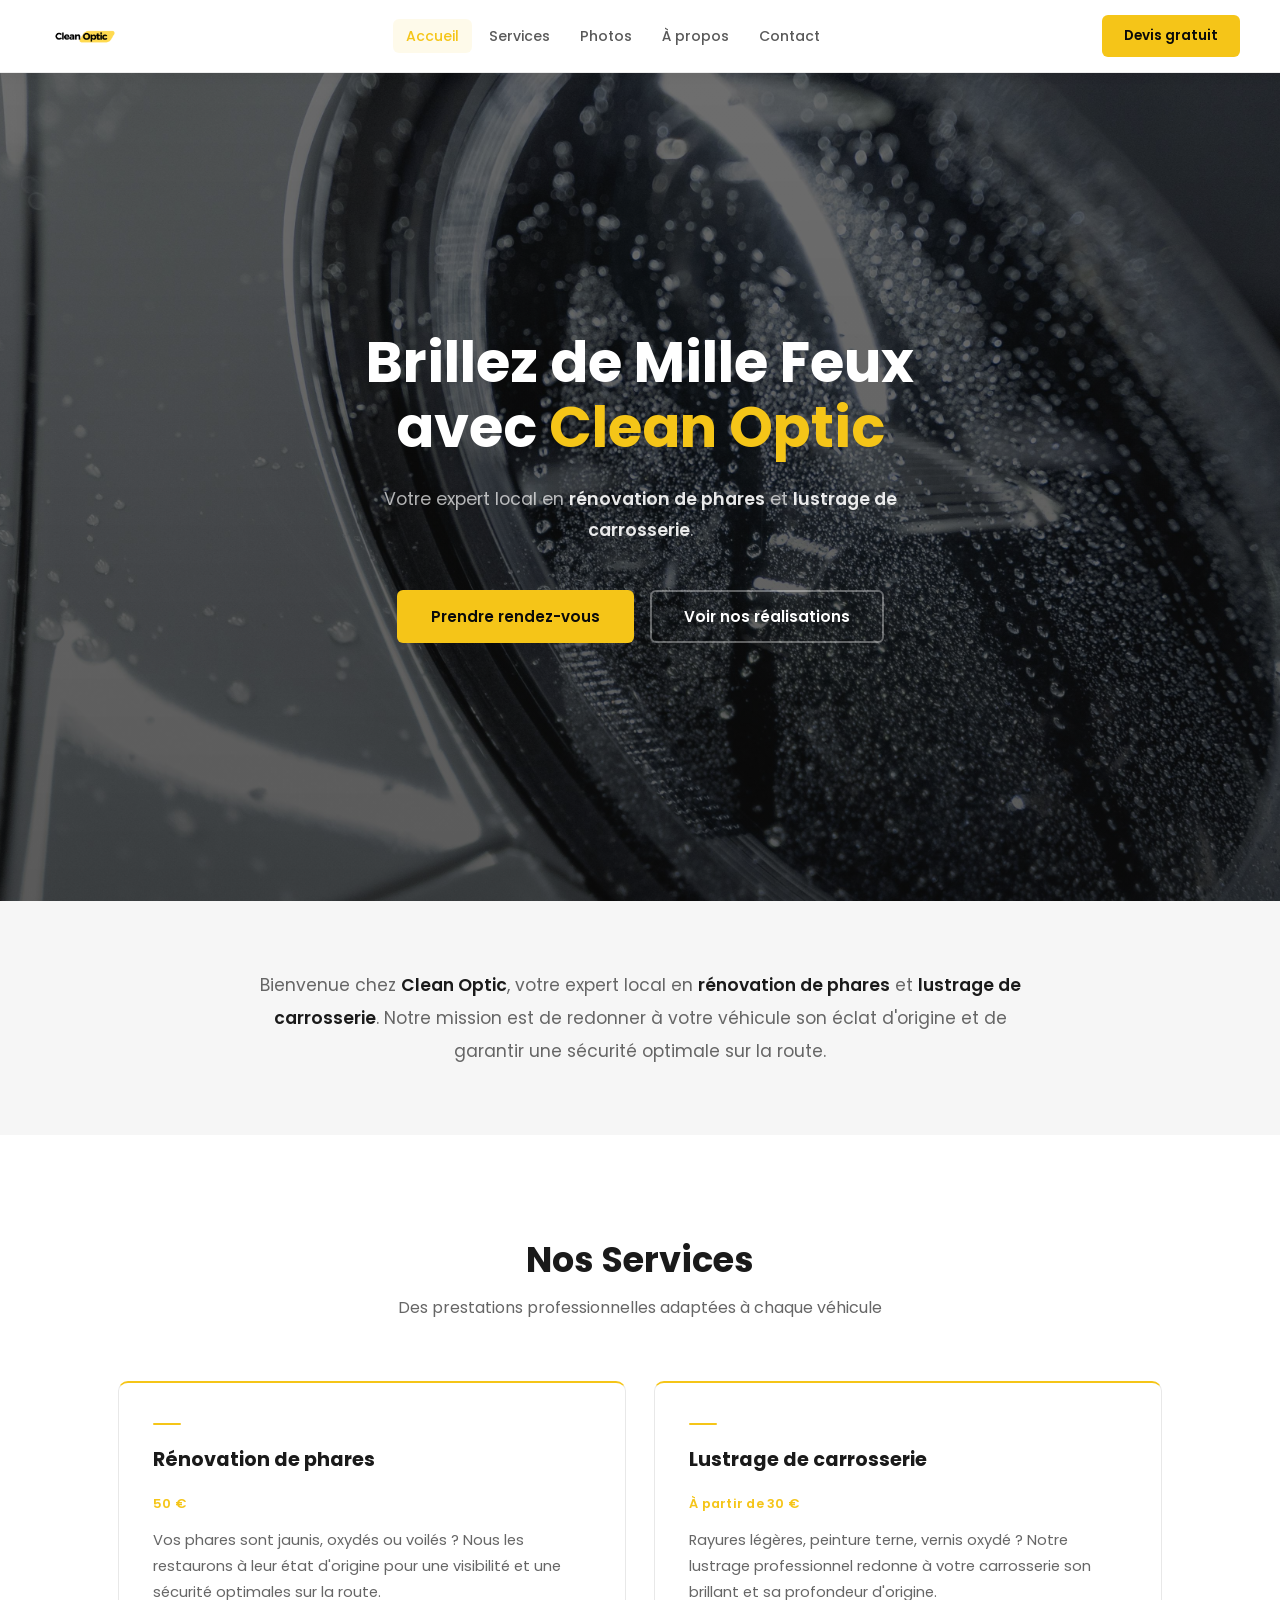
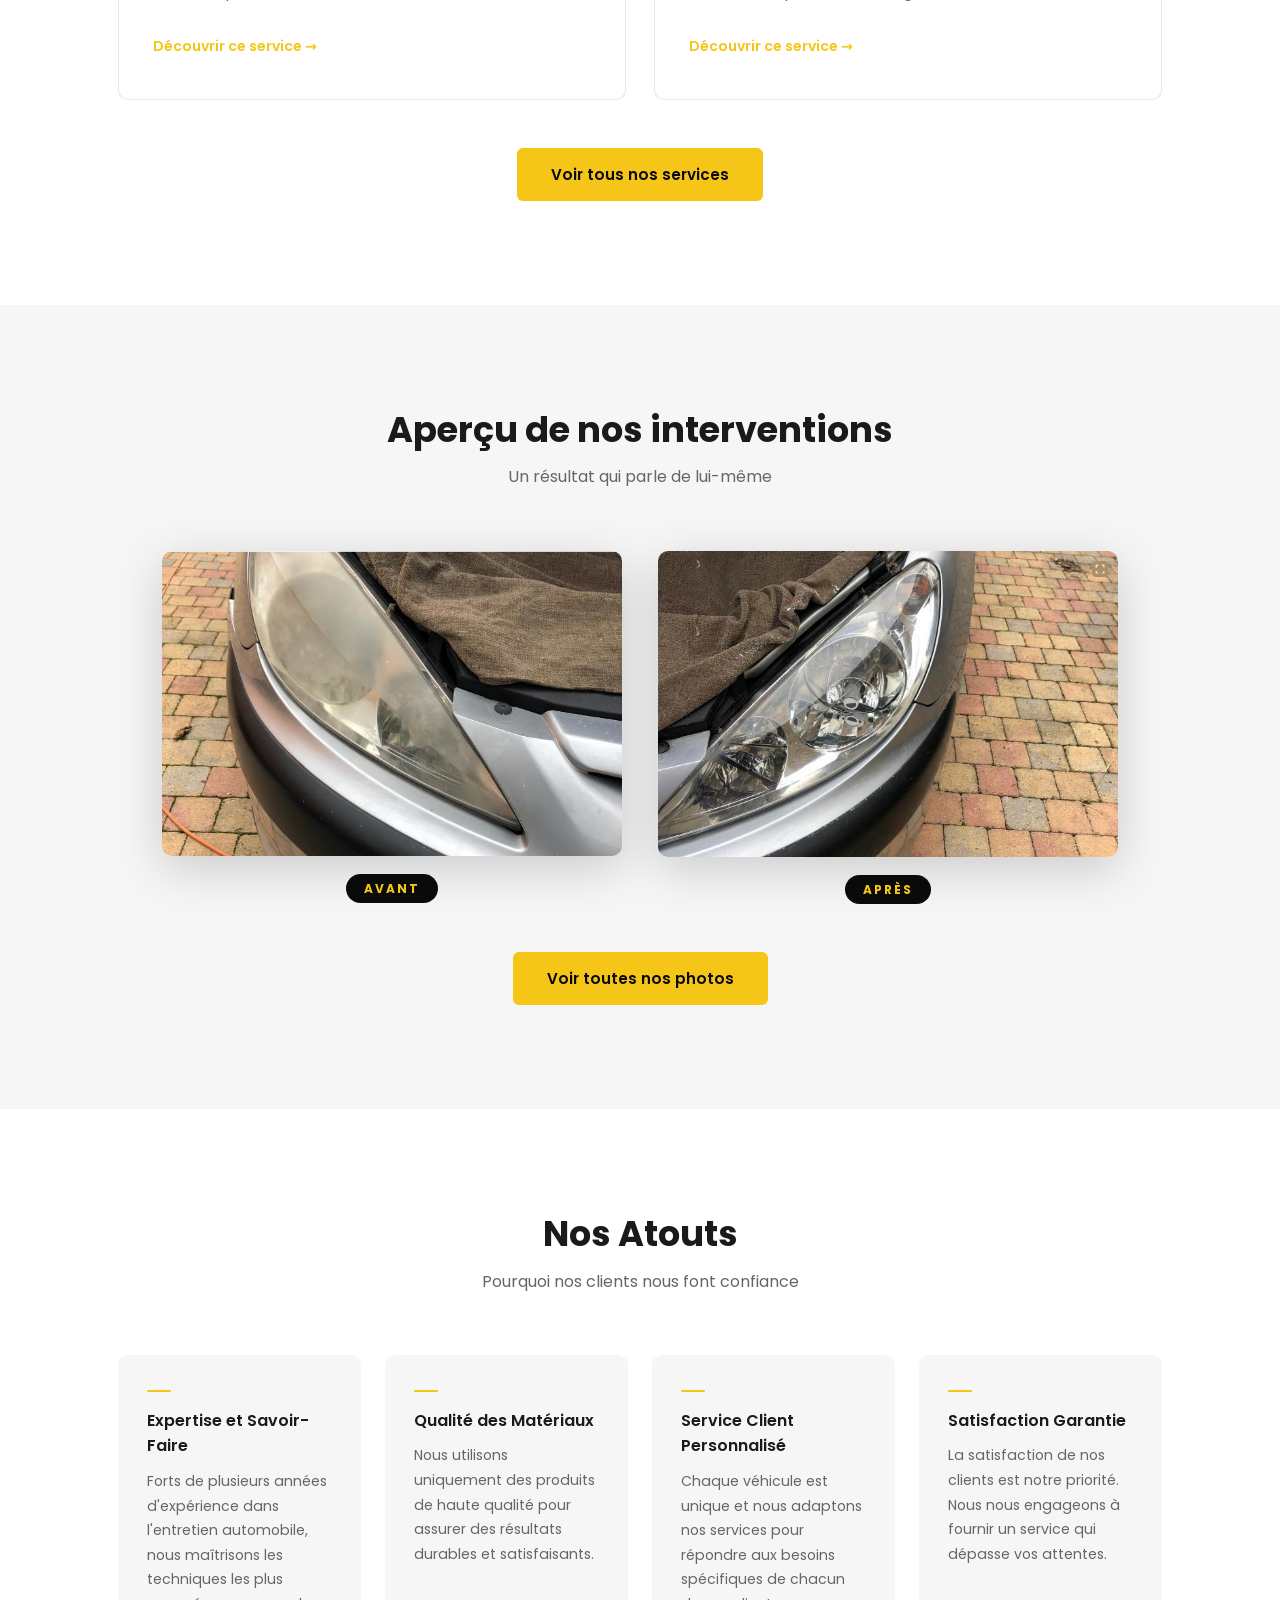
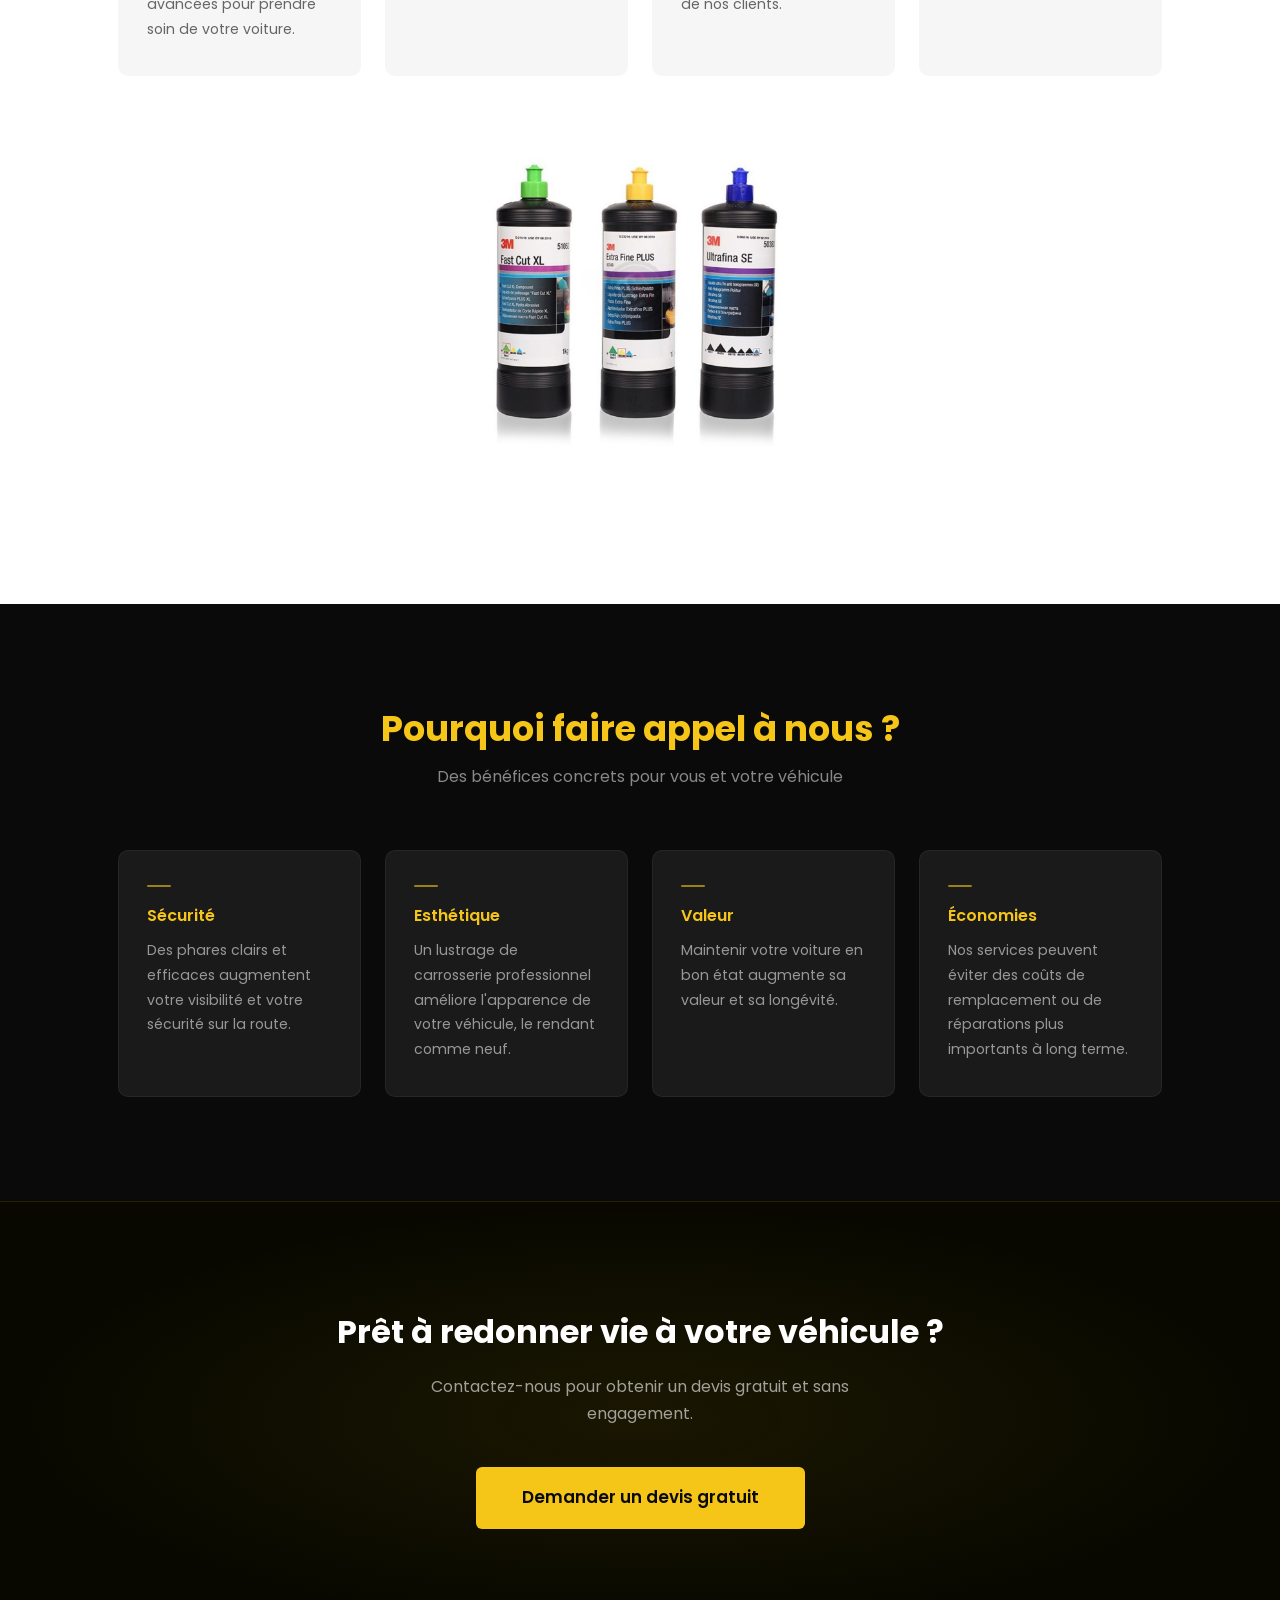
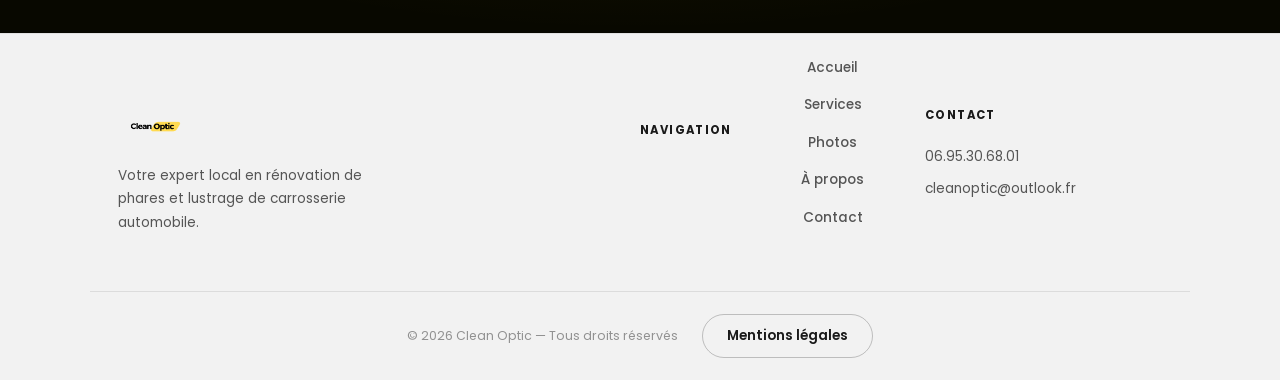
<file: index.html>
<!DOCTYPE html>
<html lang="fr">
<head>
    <!-- Google tag (gtag.js) -->
    <script async src="https://www.googletagmanager.com/gtag/js?id=AW-18220653443"></script>
    <script>
      window.dataLayer = window.dataLayer || [];
      function gtag(){dataLayer.push(arguments);}
      gtag('js', new Date());

      gtag('config', 'AW-18220653443');
    </script>

    <meta charset="UTF-8">
    <meta name="viewport" content="width=device-width, initial-scale=1.0">

    <!-- SEO primaire -->
    <title>Clean Optic | Rénovation de phares & Lustrage carrosserie</title>
    <meta name="description" content="Clean Optic, votre expert local en rénovation de phares et lustrage de carrosserie automobile. Résultats professionnels, produits 3M, satisfaction garantie.">
    <meta name="robots" content="index, follow">
    <link rel="canonical" href="https://cleanoptic.github.io/">

    <!-- Open Graph (réseaux sociaux) -->
    <meta property="og:type" content="website">
    <meta property="og:url" content="https://cleanoptic.github.io/">
    <meta property="og:title" content="Clean Optic | Rénovation de phares & Lustrage carrosserie">
    <meta property="og:description" content="Votre expert local en rénovation de phares et lustrage de carrosserie automobile. Résultats professionnels garantis.">
    <meta property="og:image" content="https://cleanoptic.github.io/images/couverture.jpg">
    <meta property="og:locale" content="fr_FR">
    <meta property="og:site_name" content="Clean Optic">

    <!-- Twitter Card -->
    <meta name="twitter:card" content="summary_large_image">
    <meta name="twitter:title" content="Clean Optic | Rénovation de phares & Lustrage carrosserie">
    <meta name="twitter:description" content="Votre expert local en rénovation de phares et lustrage de carrosserie automobile.">
    <meta name="twitter:image" content="https://cleanoptic.github.io/images/couverture.jpg">

    <!-- Google Fonts -->
    <link rel="preconnect" href="https://fonts.googleapis.com">
    <link rel="preconnect" href="https://fonts.gstatic.com" crossorigin>
    <link href="https://fonts.googleapis.com/css2?family=Poppins:wght@400;500;600;700&display=swap" rel="stylesheet">

    <link rel="icon" type="image/png" href="images/logo.png">
    <link rel="stylesheet" href="style.css">

    <!-- Schema.org LocalBusiness -->
    <script type="application/ld+json">
    {
        "@context": "https://schema.org",
        "@type": "LocalBusiness",
        "name": "Clean Optic",
        "description": "Expert en rénovation de phares et lustrage de carrosserie automobile.",
        "image": "https://cleanoptic.github.io/images/logo.png",
        "url": "https://cleanoptic.github.io/",
        "telephone": "+33695306801",
        "email": "cleanoptic@outlook.fr",
        "address": {
            "@type": "PostalAddress",
            "addressCountry": "FR"
        },
        "priceRange": "€€",
        "sameAs": []
    }
    </script>
</head>
<body>

    <!-- HEADER -->
    <header role="banner">
        <nav aria-label="Navigation principale">
            <a href="index.html" class="logo" aria-label="Clean Optic — retour à l'accueil">
                <img src="images/logo.png" alt="Logo Clean Optic" width="120" height="50">
            </a>
            <button class="hamburger" id="hamburger" aria-label="Ouvrir le menu" aria-expanded="false" aria-controls="nav-menu">
                <span></span>
                <span></span>
                <span></span>
            </button>
            <ul id="nav-menu" role="list">
                <li><a href="index.html" class="active" aria-current="page">Accueil</a></li>
                <li><a href="services.html">Services</a></li>
                <li><a href="galerie.html">Photos</a></li>
                <li><a href="apropos.html">À propos</a></li>
                <li><a href="contact.html">Contact</a></li>
            </ul>
            <a href="contact.html" class="btn btn-nav">Devis gratuit</a>
        </nav>
    </header>

    <main id="contenu-principal">

        <!-- HERO -->
        <section id="hero" class="has-parallax page-hero--index" aria-labelledby="hero-titre">
            <div class="parallax-bg" aria-hidden="true"></div>
            <div class="hero-inner">
                <h1 id="hero-titre">
                    Brillez de Mille Feux<br>avec <span class="accent">Clean Optic</span>
                </h1>
                <p class="hero-desc">
                    Votre expert local en <strong>rénovation de phares</strong> et <strong>lustrage de carrosserie</strong>.
                </p>
                <div class="hero-ctas">
                    <a href="contact.html" class="btn">Prendre rendez-vous</a>
                    <a href="galerie.html" class="btn btn-outline">Voir nos réalisations</a>
                </div>
            </div>
        </section>

        <!-- INTRO -->
        <section id="intro" aria-label="Présentation de Clean Optic">
            <div class="container">
                <p>
                    Bienvenue chez <strong>Clean Optic</strong>, votre expert local en
                    <strong>rénovation de phares</strong> et <strong>lustrage de carrosserie</strong>.
                    Notre mission est de redonner à votre véhicule son éclat d'origine et
                    de garantir une sécurité optimale sur la route.
                </p>
            </div>
        </section>

        <!-- NOS SERVICES -->
        <section id="services" aria-labelledby="services-titre">
            <div class="container">
                <div class="section-header">
                    <h2 id="services-titre">Nos Services</h2>
                    <p class="section-subtitle">Des prestations professionnelles adaptées à chaque véhicule</p>
                </div>
                <div class="services-grid">
                    <article class="service-card">
                        <h3>Rénovation de phares</h3>
                        <span class="price-tag">50 €</span>
                        <p>
                            Vos phares sont jaunis, oxydés ou voilés ? Nous les restaurons
                            à leur état d'origine pour une visibilité et une sécurité optimales sur la route.
                        </p>
                        <a href="services.html" class="service-link" aria-label="En savoir plus sur la rénovation de phares">
                            Découvrir ce service →
                        </a>
                    </article>
                    <article class="service-card">
                        <h3>Lustrage de carrosserie</h3>
                        <span class="price-tag">À partir de 30 €</span>
                        <p>
                            Rayures légères, peinture terne, vernis oxydé ? Notre lustrage professionnel
                            redonne à votre carrosserie son brillant et sa profondeur d'origine.
                        </p>
                        <a href="services.html" class="service-link" aria-label="En savoir plus sur le lustrage de carrosserie">
                            Découvrir ce service →
                        </a>
                    </article>
                </div>
                <div class="section-cta">
                    <a href="services.html" class="btn">Voir tous nos services</a>
                </div>
            </div>
        </section>

        <!-- AVANT / APRÈS -->
        <section id="apercu" aria-labelledby="apercu-titre">
            <div class="container">
                <div class="section-header">
                    <h2 id="apercu-titre">Aperçu de nos interventions</h2>
                    <p class="section-subtitle">Un résultat qui parle de lui-même</p>
                </div>
                <div class="avant-apres" role="group" aria-label="Comparaison avant et après rénovation">
                    <figure class="photo-block">
                        <img
                            src="images/avant.jpeg"
                            alt="Phare automobile oxydé et jauni avant intervention Clean Optic"
                            width="500" height="375" loading="lazy">
                        <figcaption class="label">AVANT</figcaption>
                    </figure>
                    <figure class="photo-block">
                        <img
                            src="images/apres.jpeg"
                            alt="Phare automobile transparent et brillant après rénovation par Clean Optic"
                            width="500" height="375" loading="lazy">
                        <figcaption class="label">APRÈS</figcaption>
                    </figure>
                </div>
                <div class="section-cta">
                    <a href="galerie.html" class="btn">Voir toutes nos photos</a>
                </div>
            </div>
        </section>

        <!-- NOS ATOUTS -->
        <section id="atouts" aria-labelledby="atouts-titre">
            <div class="container">
                <div class="section-header">
                    <h2 id="atouts-titre">Nos Atouts</h2>
                    <p class="section-subtitle">Pourquoi nos clients nous font confiance</p>
                </div>
                <div class="atouts-grid">
                    <article class="atout-card">
                        <h3>Expertise et Savoir-Faire</h3>
                        <p>Forts de plusieurs années d'expérience dans l'entretien automobile, nous maîtrisons les techniques les plus avancées pour prendre soin de votre voiture.</p>
                    </article>
                    <article class="atout-card">
                        <h3>Qualité des Matériaux</h3>
                        <p>Nous utilisons uniquement des produits de haute qualité pour assurer des résultats durables et satisfaisants.</p>
                    </article>
                    <article class="atout-card">
                        <h3>Service Client Personnalisé</h3>
                        <p>Chaque véhicule est unique et nous adaptons nos services pour répondre aux besoins spécifiques de chacun de nos clients.</p>
                    </article>
                    <article class="atout-card">
                        <h3>Satisfaction Garantie</h3>
                        <p>La satisfaction de nos clients est notre priorité. Nous nous engageons à fournir un service qui dépasse vos attentes.</p>
                    </article>
                </div>
                <div class="section-cta">
                    <img
                        src="images/produits.png"
                        alt="Gamme de produits professionnels 3M utilisés par Clean Optic pour la rénovation automobile"
                        class="img-produits" width="400" height="280" loading="lazy">
                </div>
            </div>
        </section>

        <!-- POURQUOI NOUS -->
        <section id="pourquoi" aria-labelledby="pourquoi-titre">
            <div class="container">
                <div class="section-header section-header--dark">
                    <h2 id="pourquoi-titre">Pourquoi faire appel à nous ?</h2>
                    <p class="section-subtitle">Des bénéfices concrets pour vous et votre véhicule</p>
                </div>
                <div class="pourquoi-grid">
                    <article class="pourquoi-card">
                        <h3>Sécurité</h3>
                        <p>Des phares clairs et efficaces augmentent votre visibilité et votre sécurité sur la route.</p>
                    </article>
                    <article class="pourquoi-card">
                        <h3>Esthétique</h3>
                        <p>Un lustrage de carrosserie professionnel améliore l'apparence de votre véhicule, le rendant comme neuf.</p>
                    </article>
                    <article class="pourquoi-card">
                        <h3>Valeur</h3>
                        <p>Maintenir votre voiture en bon état augmente sa valeur et sa longévité.</p>
                    </article>
                    <article class="pourquoi-card">
                        <h3>Économies</h3>
                        <p>Nos services peuvent éviter des coûts de remplacement ou de réparations plus importants à long terme.</p>
                    </article>
                </div>
            </div>
        </section>

        <!-- CTA FINALE -->
        <section id="cta-final" aria-labelledby="cta-titre">
            <div class="container">
                <h2 id="cta-titre">Prêt à redonner vie à votre véhicule ?</h2>
                <p>Contactez-nous pour obtenir un devis gratuit et sans engagement.</p>
                <a href="contact.html" class="btn btn-lg">Demander un devis gratuit</a>
            </div>
        </section>

    </main>

    <!-- FOOTER -->
    <footer role="contentinfo">
        <div class="footer-grid container">
            <div class="footer-brand">
                <img src="images/logo.png" alt="Logo Clean Optic" width="100" height="42" loading="lazy">
                <p>Votre expert local en rénovation de phares et lustrage de carrosserie automobile.</p>
            </div>
            <nav class="footer-nav" aria-label="Navigation secondaire">
                <h3>Navigation</h3>
                <ul role="list">
                    <li><a href="index.html">Accueil</a></li>
                    <li><a href="services.html">Services</a></li>
                    <li><a href="galerie.html">Photos</a></li>
                    <li><a href="apropos.html">À propos</a></li>
                    <li><a href="contact.html">Contact</a></li>
                </ul>
            </nav>
            <div class="footer-contact">
                <h3>Contact</h3>
                <address>
                    <p><a href="tel:+33695306801">06.95.30.68.01</a></p>
                    <p><a href="mailto:cleanoptic@outlook.fr">cleanoptic@outlook.fr</a></p>
                </address>
            </div>
        </div>
        <div class="footer-bottom">
            <p>&copy; 2026 Clean Optic — Tous droits réservés</p>
            <a href="mentions-legales.html" class="footer-legal-btn">Mentions légales</a>
        </div>
    </footer>

    <script>
        const hamburger = document.getElementById('hamburger');
        const navMenu = document.getElementById('nav-menu');
        hamburger.addEventListener('click', function () {
            const isOpen = navMenu.classList.toggle('open');
            hamburger.classList.toggle('open');
            hamburger.setAttribute('aria-expanded', String(isOpen));
        });

        const parallaxBg = document.querySelector('.parallax-bg');
        if (parallaxBg) {
            window.addEventListener('scroll', function () {
                requestAnimationFrame(function () {
                    parallaxBg.style.transform = 'translateY(' + (window.pageYOffset * 0.4) + 'px)';
                });
            }, { passive: true });
        }
    </script>

</body>
</html>
</file>
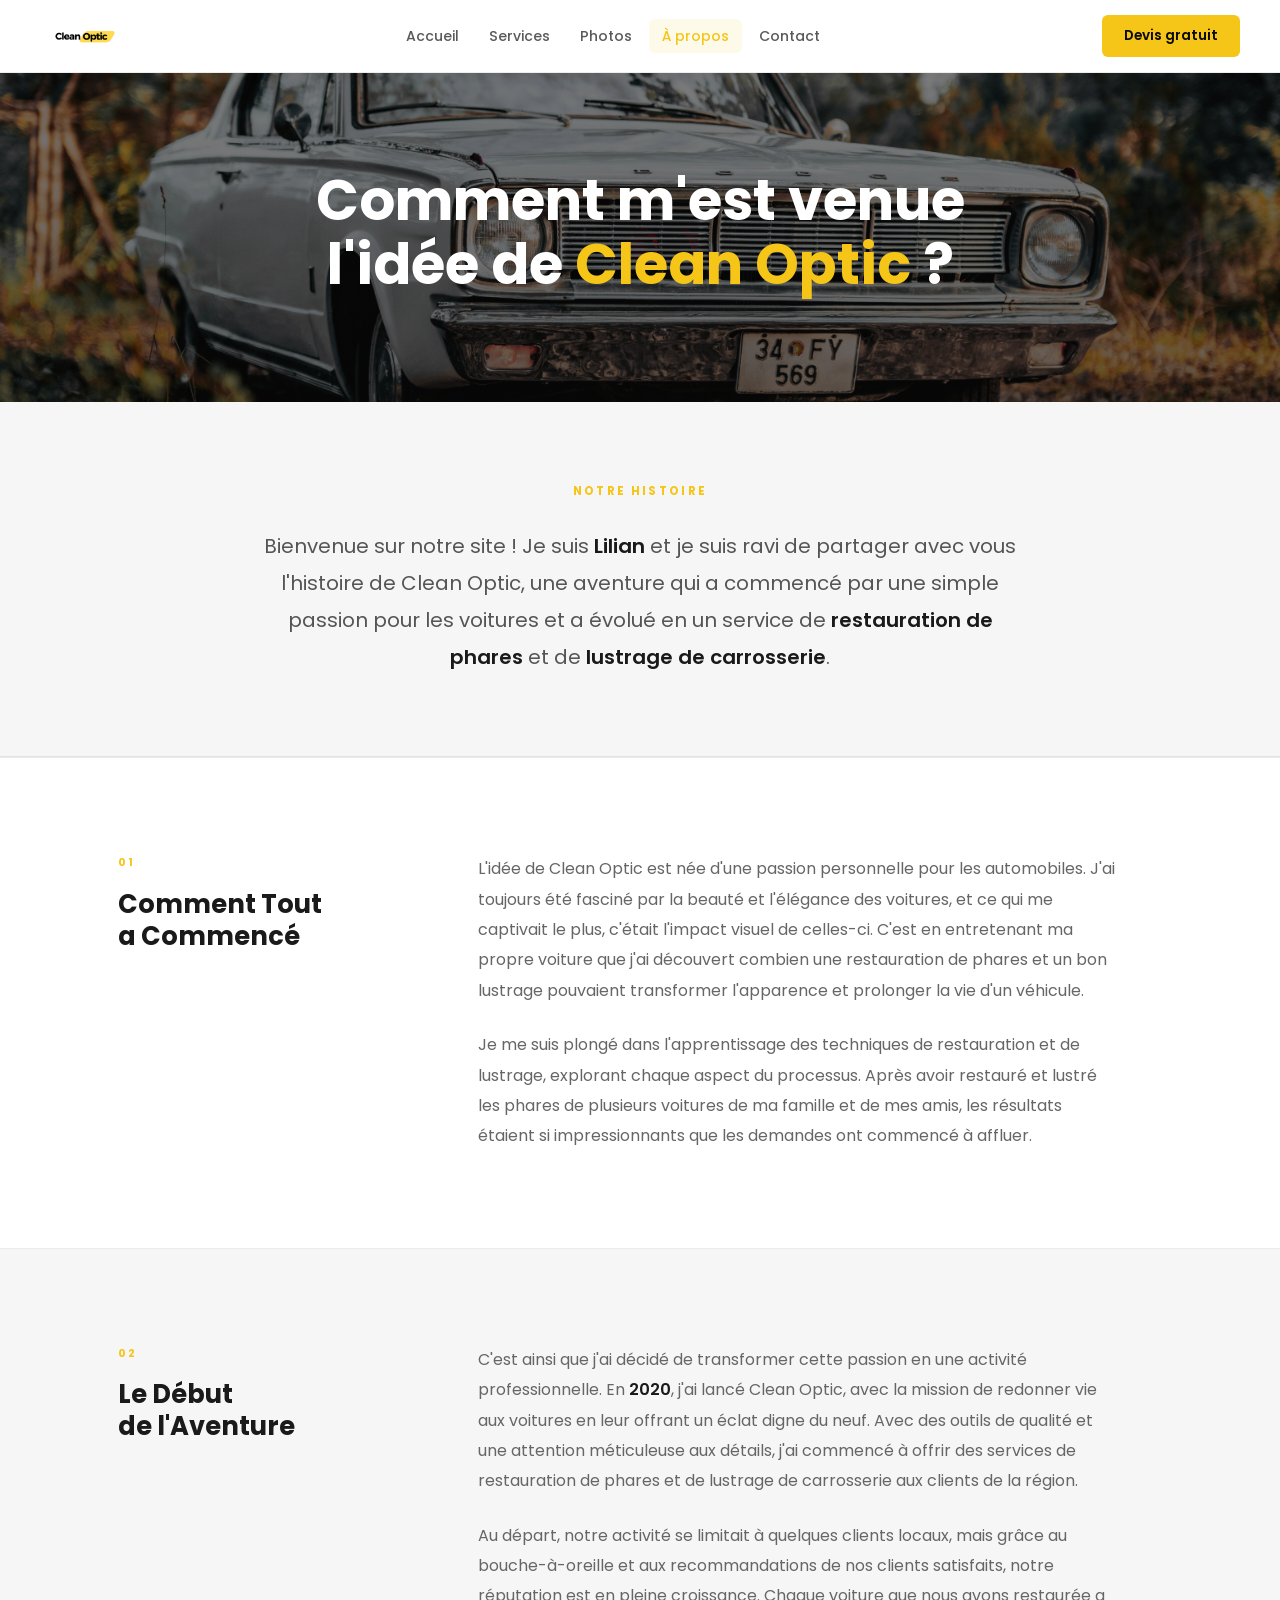
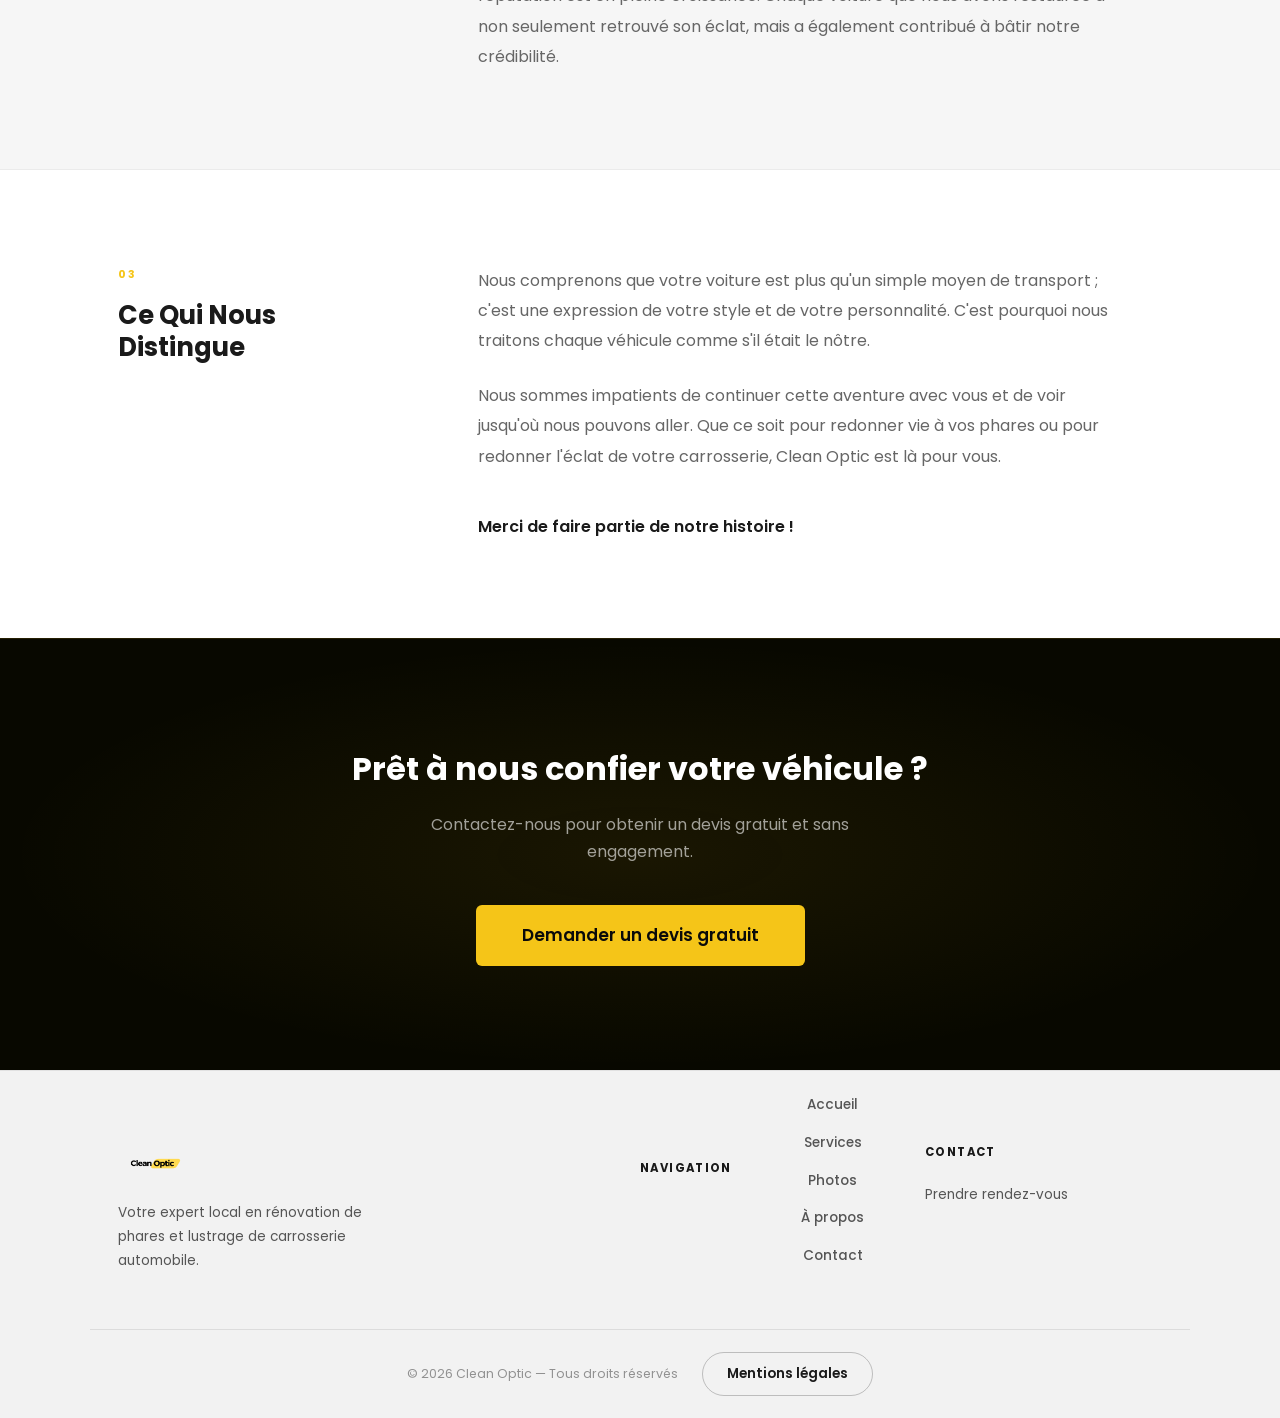
<file: apropos.html>
<!DOCTYPE html>
<html lang="fr">
<head>
    <!-- Google tag (gtag.js) -->
    <script async src="https://www.googletagmanager.com/gtag/js?id=AW-18220653443"></script>
    <script>
      window.dataLayer = window.dataLayer || [];
      function gtag(){dataLayer.push(arguments);}
      gtag('js', new Date());

      gtag('config', 'AW-18220653443');
    </script>

    <meta charset="UTF-8">
    <meta name="viewport" content="width=device-width, initial-scale=1.0">

    <!-- SEO primaire -->
    <title>À Propos | Clean Optic — L'histoire de Lilian Krompholtz</title>
    <meta name="description" content="Découvrez l'histoire de Clean Optic : comment Lilian Krompholtz a transformé sa passion pour l'automobile en un service professionnel de rénovation de phares et lustrage de carrosserie.">
    <meta name="robots" content="index, follow">
    <link rel="canonical" href="https://cleanoptic.github.io/apropos.html">

    <!-- Open Graph -->
    <meta property="og:type" content="website">
    <meta property="og:url" content="https://cleanoptic.github.io/apropos.html">
    <meta property="og:title" content="À Propos | Clean Optic">
    <meta property="og:description" content="Comment Lilian Krompholtz a transformé sa passion pour l'automobile en un service professionnel de rénovation et lustrage.">
    <meta property="og:image" content="https://cleanoptic.github.io/images/couverture.jpg">
    <meta property="og:locale" content="fr_FR">
    <meta property="og:site_name" content="Clean Optic">

    <!-- Twitter Card -->
    <meta name="twitter:card" content="summary_large_image">
    <meta name="twitter:title" content="À Propos | Clean Optic">
    <meta name="twitter:description" content="Comment Lilian Krompholtz a transformé sa passion pour l'automobile en un service professionnel de rénovation et lustrage.">
    <meta name="twitter:image" content="https://cleanoptic.github.io/images/couverture.jpg">

    <!-- Google Fonts -->
    <link rel="preconnect" href="https://fonts.googleapis.com">
    <link rel="preconnect" href="https://fonts.gstatic.com" crossorigin>
    <link href="https://fonts.googleapis.com/css2?family=Poppins:wght@400;500;600;700&display=swap" rel="stylesheet">

    <link rel="icon" type="image/png" href="images/logo.png">
    <link rel="stylesheet" href="style.css">
</head>
<body>

    <!-- HEADER -->
    <header role="banner">
        <nav aria-label="Navigation principale">
            <a href="index.html" class="logo" aria-label="Clean Optic — retour à l'accueil">
                <img src="images/logo.png" alt="Logo Clean Optic" width="120" height="50">
            </a>
            <button class="hamburger" id="hamburger" aria-label="Ouvrir le menu" aria-expanded="false" aria-controls="nav-menu">
                <span></span>
                <span></span>
                <span></span>
            </button>
            <ul id="nav-menu" role="list">
                <li><a href="index.html">Accueil</a></li>
                <li><a href="services.html">Services</a></li>
                <li><a href="galerie.html">Photos</a></li>
                <li><a href="apropos.html" class="active" aria-current="page">À propos</a></li>
                <li><a href="contact.html">Contact</a></li>
            </ul>
            <a href="contact.html" class="btn btn-nav">Devis gratuit</a>
        </nav>
    </header>

    <main id="contenu-principal">

        <!-- HERO PAGE -->
        <section id="hero" class="page-hero has-parallax page-hero--apropos" aria-labelledby="hero-titre">
            <div class="parallax-bg" aria-hidden="true"></div>
            <div class="hero-inner">
                <h1 id="hero-titre">
                    Comment m'est venue<br>l'idée de <span class="accent">Clean Optic</span>&nbsp;?
                </h1>
            </div>
        </section>

        <!-- INTRO : Notre Histoire -->
        <section id="about-intro" aria-labelledby="histoire-titre">
            <div class="container">
                <h2 id="histoire-titre" class="about-section-label">Notre Histoire</h2>
                <p class="about-intro-text">
                    Bienvenue sur notre site ! Je suis <strong>Lilian</strong> et je suis ravi
                    de partager avec vous l'histoire de Clean Optic, une aventure qui a commencé par une
                    simple passion pour les voitures et a évolué en un service de
                    <strong>restauration de phares</strong> et de <strong>lustrage de carrosserie</strong>.
                </p>
            </div>
        </section>

        <!-- SECTION 1 : Comment Tout a Commencé -->
        <section class="about-chapter" aria-labelledby="debut-titre">
            <div class="container about-layout">
                <div class="about-aside">
                    <span class="about-num" aria-hidden="true">01</span>
                    <h3 id="debut-titre" class="about-chapter-title">Comment Tout<br>a Commencé</h3>
                </div>
                <div class="about-body">
                    <p>
                        L'idée de Clean Optic est née d'une passion personnelle pour les automobiles.
                        J'ai toujours été fasciné par la beauté et l'élégance des voitures, et ce qui
                        me captivait le plus, c'était l'impact visuel de celles-ci. C'est en entretenant
                        ma propre voiture que j'ai découvert combien une restauration de phares et un bon
                        lustrage pouvaient transformer l'apparence et prolonger la vie d'un véhicule.
                    <p>
                        Je me suis plongé dans l'apprentissage des techniques de restauration et de lustrage,
                        explorant chaque aspect du processus. Après avoir restauré et lustré les phares de
                        plusieurs voitures de ma famille et de mes amis, les résultats étaient si impressionnants
                        que les demandes ont commencé à affluer.
                    </p>
                </div>
            </div>
        </section>

        <!-- SECTION 2 : Le Début de l'Aventure -->
        <section class="about-chapter about-chapter--alt" aria-labelledby="aventure-titre">
            <div class="container about-layout">
                <div class="about-aside">
                    <span class="about-num" aria-hidden="true">02</span>
                    <h3 id="aventure-titre" class="about-chapter-title">Le Début<br>de l'Aventure</h3>
                </div>
                <div class="about-body">
                    <p>
                        C'est ainsi que j'ai décidé de transformer cette passion en une activité professionnelle.
                        En <strong>2020</strong>, j'ai lancé Clean Optic, avec la mission de redonner vie aux
                        voitures en leur offrant un éclat digne du neuf. Avec des outils de qualité et une
                        attention méticuleuse aux détails, j'ai commencé à offrir des services de
                        restauration de phares et de lustrage de carrosserie aux clients de la région.
                    </p>
                    <p>
                        Au départ, notre activité se limitait à quelques clients locaux, mais grâce au
                        bouche-à-oreille et aux recommandations de nos clients satisfaits, notre réputation
                        est en pleine croissance. Chaque voiture que nous avons restaurée a non seulement
                        retrouvé son éclat, mais a également contribué à bâtir notre crédibilité.
                    </p>
                </div>
            </div>
        </section>

        <!-- SECTION 3 : Ce Qui Nous Distingue -->
        <section class="about-chapter" aria-labelledby="distingue-titre">
            <div class="container about-layout">
                <div class="about-aside">
                    <span class="about-num" aria-hidden="true">03</span>
                    <h3 id="distingue-titre" class="about-chapter-title">Ce Qui Nous<br>Distingue</h3>
                </div>
                <div class="about-body">
                    <p>
                        Nous comprenons que votre voiture est plus qu'un simple moyen de transport ;
                        c'est une expression de votre style et de votre personnalité. C'est pourquoi
                        nous traitons chaque véhicule comme s'il était le nôtre.
                    </p>
                    <p>
                        Nous sommes impatients de continuer cette aventure avec vous et de voir jusqu'où
                        nous pouvons aller. Que ce soit pour redonner vie à vos phares ou pour redonner
                        l'éclat de votre carrosserie, Clean Optic est là pour vous.
                    </p>
                    <p class="about-closing">Merci de faire partie de notre histoire !</p>
                </div>
            </div>
        </section>

        <!-- CTA FINALE -->
        <section id="cta-final" aria-labelledby="cta-titre">
            <div class="container">
                <h2 id="cta-titre">Prêt à nous confier votre véhicule ?</h2>
                <p>Contactez-nous pour obtenir un devis gratuit et sans engagement.</p>
                <a href="contact.html" class="btn btn-lg">Demander un devis gratuit</a>
            </div>
        </section>

    </main>

    <!-- FOOTER -->
    <footer role="contentinfo">
        <div class="footer-grid container">
            <div class="footer-brand">
                <img src="images/logo.png" alt="Logo Clean Optic" width="100" height="42" loading="lazy">
                <p>Votre expert local en rénovation de phares et lustrage de carrosserie automobile.</p>
            </div>
            <nav class="footer-nav" aria-label="Navigation secondaire">
                <h3>Navigation</h3>
                <ul role="list">
                    <li><a href="index.html">Accueil</a></li>
                    <li><a href="services.html">Services</a></li>
                    <li><a href="galerie.html">Photos</a></li>
                    <li><a href="apropos.html">À propos</a></li>
                    <li><a href="contact.html">Contact</a></li>
                </ul>
            </nav>
            <div class="footer-contact">
                <h3>Contact</h3>
                <address>
                    <p><a href="contact.html">Prendre rendez-vous</a></p>
                </address>
            </div>
        </div>
        <div class="footer-bottom">
            <p>&copy; 2026 Clean Optic — Tous droits réservés</p>
            <a href="mentions-legales.html" class="footer-legal-btn">Mentions légales</a>
        </div>
    </footer>

    <script>
        const hamburger = document.getElementById('hamburger');
        const navMenu = document.getElementById('nav-menu');
        hamburger.addEventListener('click', function () {
            const isOpen = navMenu.classList.toggle('open');
            hamburger.classList.toggle('open');
            hamburger.setAttribute('aria-expanded', String(isOpen));
        });

        const parallaxBg = document.querySelector('.parallax-bg');
        if (parallaxBg) {
            window.addEventListener('scroll', function () {
                requestAnimationFrame(function () {
                    parallaxBg.style.transform = 'translateY(' + (window.pageYOffset * 0.4) + 'px)';
                });
            }, { passive: true });
        }
    </script>

</body>
</html>
</file>
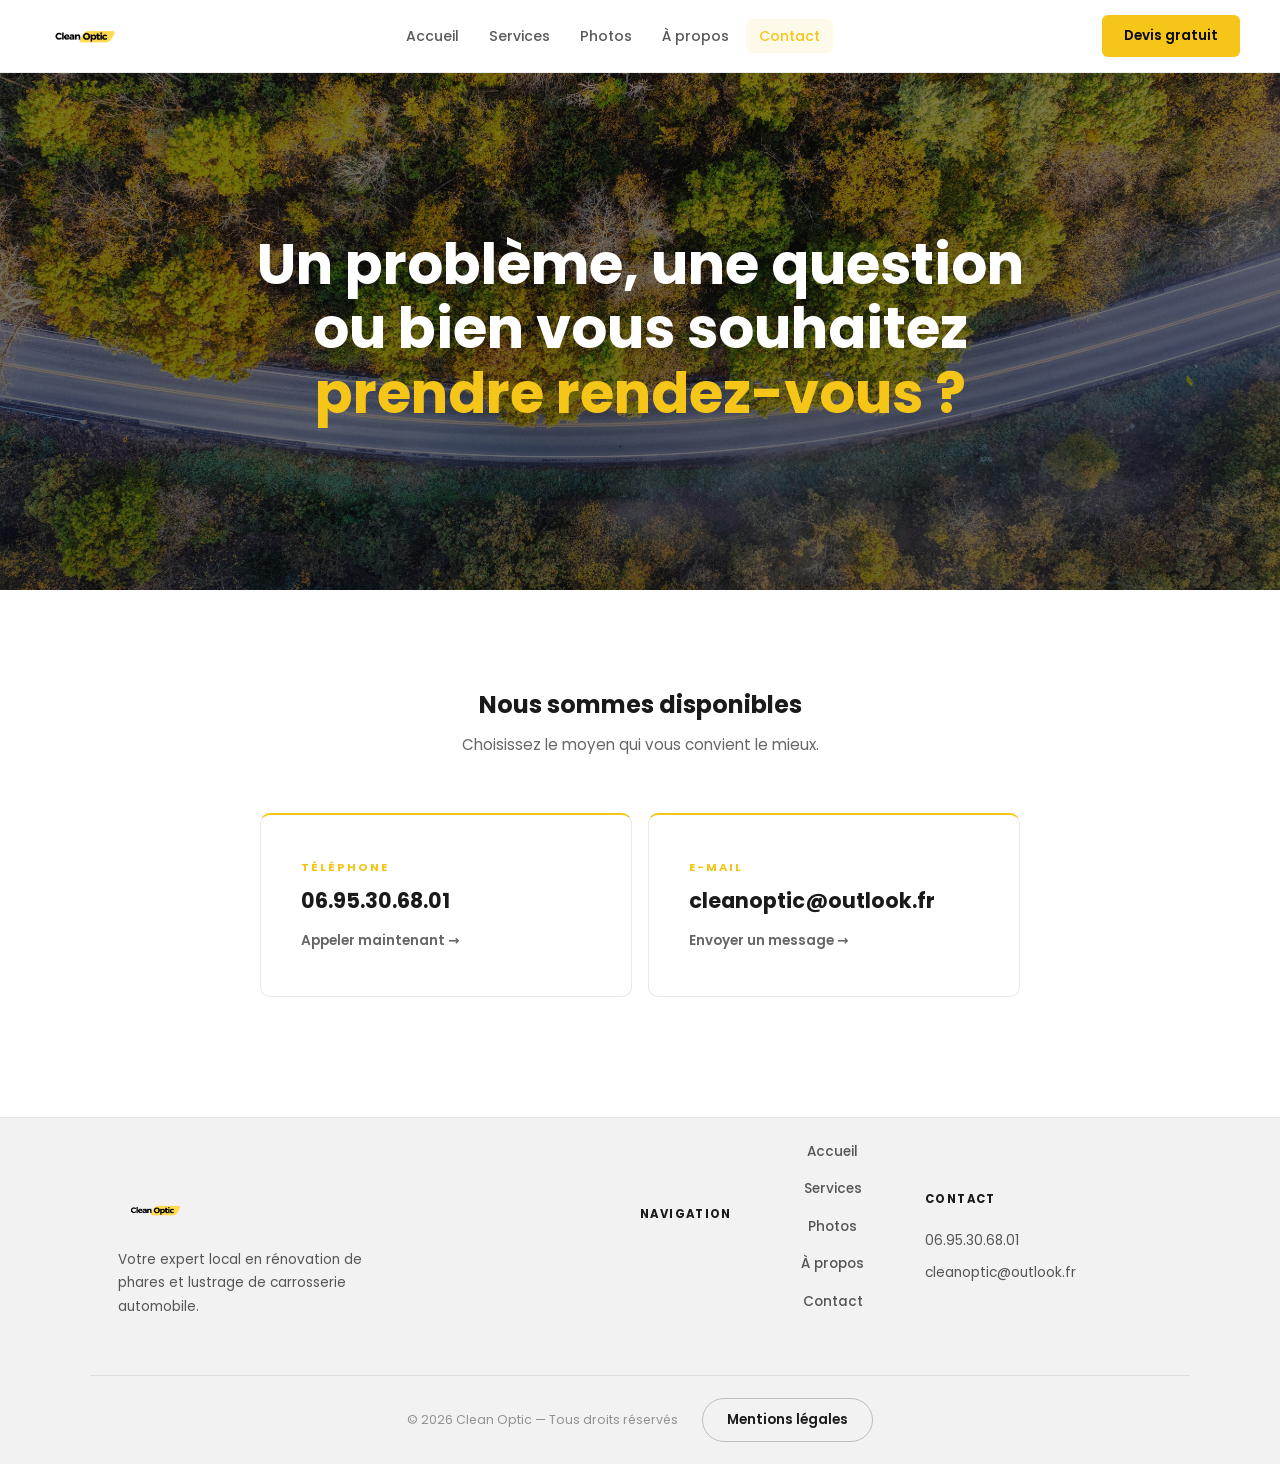
<file: contact.html>
<!DOCTYPE html>
<html lang="fr">
<head>
    <!-- Google tag (gtag.js) -->
    <script async src="https://www.googletagmanager.com/gtag/js?id=AW-18220653443"></script>
    <script>
      window.dataLayer = window.dataLayer || [];
      function gtag(){dataLayer.push(arguments);}
      gtag('js', new Date());

      gtag('config', 'AW-18220653443');
    </script>

    <meta charset="UTF-8">
    <meta name="viewport" content="width=device-width, initial-scale=1.0">

    <!-- SEO primaire -->
    <title>Contact | Clean Optic — Téléphone & Email</title>
    <meta name="description" content="Contactez Clean Optic pour un devis ou un rendez-vous : par téléphone au 06.95.30.68.01 ou par mail à cleanoptic@outlook.fr.">
    <meta name="robots" content="index, follow">
    <link rel="canonical" href="https://cleanoptic.github.io/contact.html">

    <!-- Open Graph -->
    <meta property="og:type" content="website">
    <meta property="og:url" content="https://cleanoptic.github.io/contact.html">
    <meta property="og:title" content="Contact | Clean Optic">
    <meta property="og:description" content="Un problème, une question ou un rendez-vous ? Contactez Clean Optic par téléphone ou par mail.">
    <meta property="og:image" content="https://cleanoptic.github.io/images/couverture.jpg">
    <meta property="og:locale" content="fr_FR">
    <meta property="og:site_name" content="Clean Optic">

    <!-- Twitter Card -->
    <meta name="twitter:card" content="summary_large_image">
    <meta name="twitter:title" content="Contact | Clean Optic">
    <meta name="twitter:description" content="Un problème, une question ou un rendez-vous ? Contactez Clean Optic par téléphone ou par mail.">
    <meta name="twitter:image" content="https://cleanoptic.github.io/images/couverture.jpg">

    <!-- Google Fonts -->
    <link rel="preconnect" href="https://fonts.googleapis.com">
    <link rel="preconnect" href="https://fonts.gstatic.com" crossorigin>
    <link href="https://fonts.googleapis.com/css2?family=Poppins:wght@400;500;600;700&display=swap" rel="stylesheet">

    <link rel="icon" type="image/png" href="images/logo.png">
    <link rel="stylesheet" href="style.css">
</head>
<body>

    <!-- HEADER -->
    <header role="banner">
        <nav aria-label="Navigation principale">
            <a href="index.html" class="logo" aria-label="Clean Optic — retour à l'accueil">
                <img src="images/logo.png" alt="Logo Clean Optic" width="120" height="50">
            </a>
            <button class="hamburger" id="hamburger" aria-label="Ouvrir le menu" aria-expanded="false" aria-controls="nav-menu">
                <span></span>
                <span></span>
                <span></span>
            </button>
            <ul id="nav-menu" role="list">
                <li><a href="index.html">Accueil</a></li>
                <li><a href="services.html">Services</a></li>
                <li><a href="galerie.html">Photos</a></li>
                <li><a href="apropos.html">À propos</a></li>
                <li><a href="contact.html" class="active" aria-current="page">Contact</a></li>
            </ul>
            <a href="contact.html" class="btn btn-nav" aria-disabled="true">Devis gratuit</a>
        </nav>
    </header>

    <main id="contenu-principal">

        <!-- HERO PAGE -->
        <section id="hero" class="page-hero has-parallax page-hero--contact" aria-labelledby="hero-titre">
            <div class="parallax-bg" aria-hidden="true"></div>
            <div class="hero-inner">
                <h1 id="hero-titre">
                    Un problème, une question<br>ou bien vous souhaitez<br>
                    <span class="accent">prendre rendez-vous&nbsp;?</span>
                </h1>
            </div>
        </section>

        <!-- CONTACT -->
        <section id="contact" aria-labelledby="contact-titre">
            <div class="container">
                <h2 id="contact-titre" class="contact-intro-title">Nous sommes disponibles</h2>
                <p class="contact-intro-sub">Choisissez le moyen qui vous convient le mieux.</p>

                <div class="contact-cards" role="list">

                    <!-- Téléphone -->
                    <a href="tel:+33695306801" class="contact-card" role="listitem" aria-label="Appeler Clean Optic au 06 95 30 68 01">
                        <span class="contact-card-type">Téléphone</span>
                        <span class="contact-card-value">06.95.30.68.01</span>
                        <span class="contact-card-action">Appeler maintenant →</span>
                    </a>

                    <!-- Email -->
                    <a href="mailto:cleanoptic@outlook.fr" class="contact-card" role="listitem" aria-label="Envoyer un email à cleanoptic@outlook.fr">
                        <span class="contact-card-type">E-mail</span>
                        <span class="contact-card-value">cleanoptic@outlook.fr</span>
                        <span class="contact-card-action">Envoyer un message →</span>
                    </a>

                </div>
            </div>
        </section>

    </main>

    <!-- FOOTER -->
    <footer role="contentinfo">
        <div class="footer-grid container">
            <div class="footer-brand">
                <img src="images/logo.png" alt="Logo Clean Optic" width="100" height="42" loading="lazy">
                <p>Votre expert local en rénovation de phares et lustrage de carrosserie automobile.</p>
            </div>
            <nav class="footer-nav" aria-label="Navigation secondaire">
                <h3>Navigation</h3>
                <ul role="list">
                    <li><a href="index.html">Accueil</a></li>
                    <li><a href="services.html">Services</a></li>
                    <li><a href="galerie.html">Photos</a></li>
                    <li><a href="apropos.html">À propos</a></li>
                    <li><a href="contact.html">Contact</a></li>
                </ul>
            </nav>
            <div class="footer-contact">
                <h3>Contact</h3>
                <address>
                    <p><a href="tel:+33695306801">06.95.30.68.01</a></p>
                    <p><a href="mailto:cleanoptic@outlook.fr">cleanoptic@outlook.fr</a></p>
                </address>
            </div>
        </div>
        <div class="footer-bottom">
            <p>&copy; 2026 Clean Optic — Tous droits réservés</p>
            <a href="mentions-legales.html" class="footer-legal-btn">Mentions légales</a>
        </div>
    </footer>

    <script>
        const hamburger = document.getElementById('hamburger');
        const navMenu = document.getElementById('nav-menu');
        hamburger.addEventListener('click', function () {
            const isOpen = navMenu.classList.toggle('open');
            hamburger.classList.toggle('open');
            hamburger.setAttribute('aria-expanded', String(isOpen));
        });

        // Parallax fluide via GPU (transform au lieu de background-attachment)
        const parallaxBg = document.querySelector('.parallax-bg');
        if (parallaxBg) {
            window.addEventListener('scroll', function () {
                requestAnimationFrame(function () {
                    parallaxBg.style.transform = 'translateY(' + (window.pageYOffset * 0.4) + 'px)';
                });
            }, { passive: true });
        }
    </script>

</body>
</html>
</file>
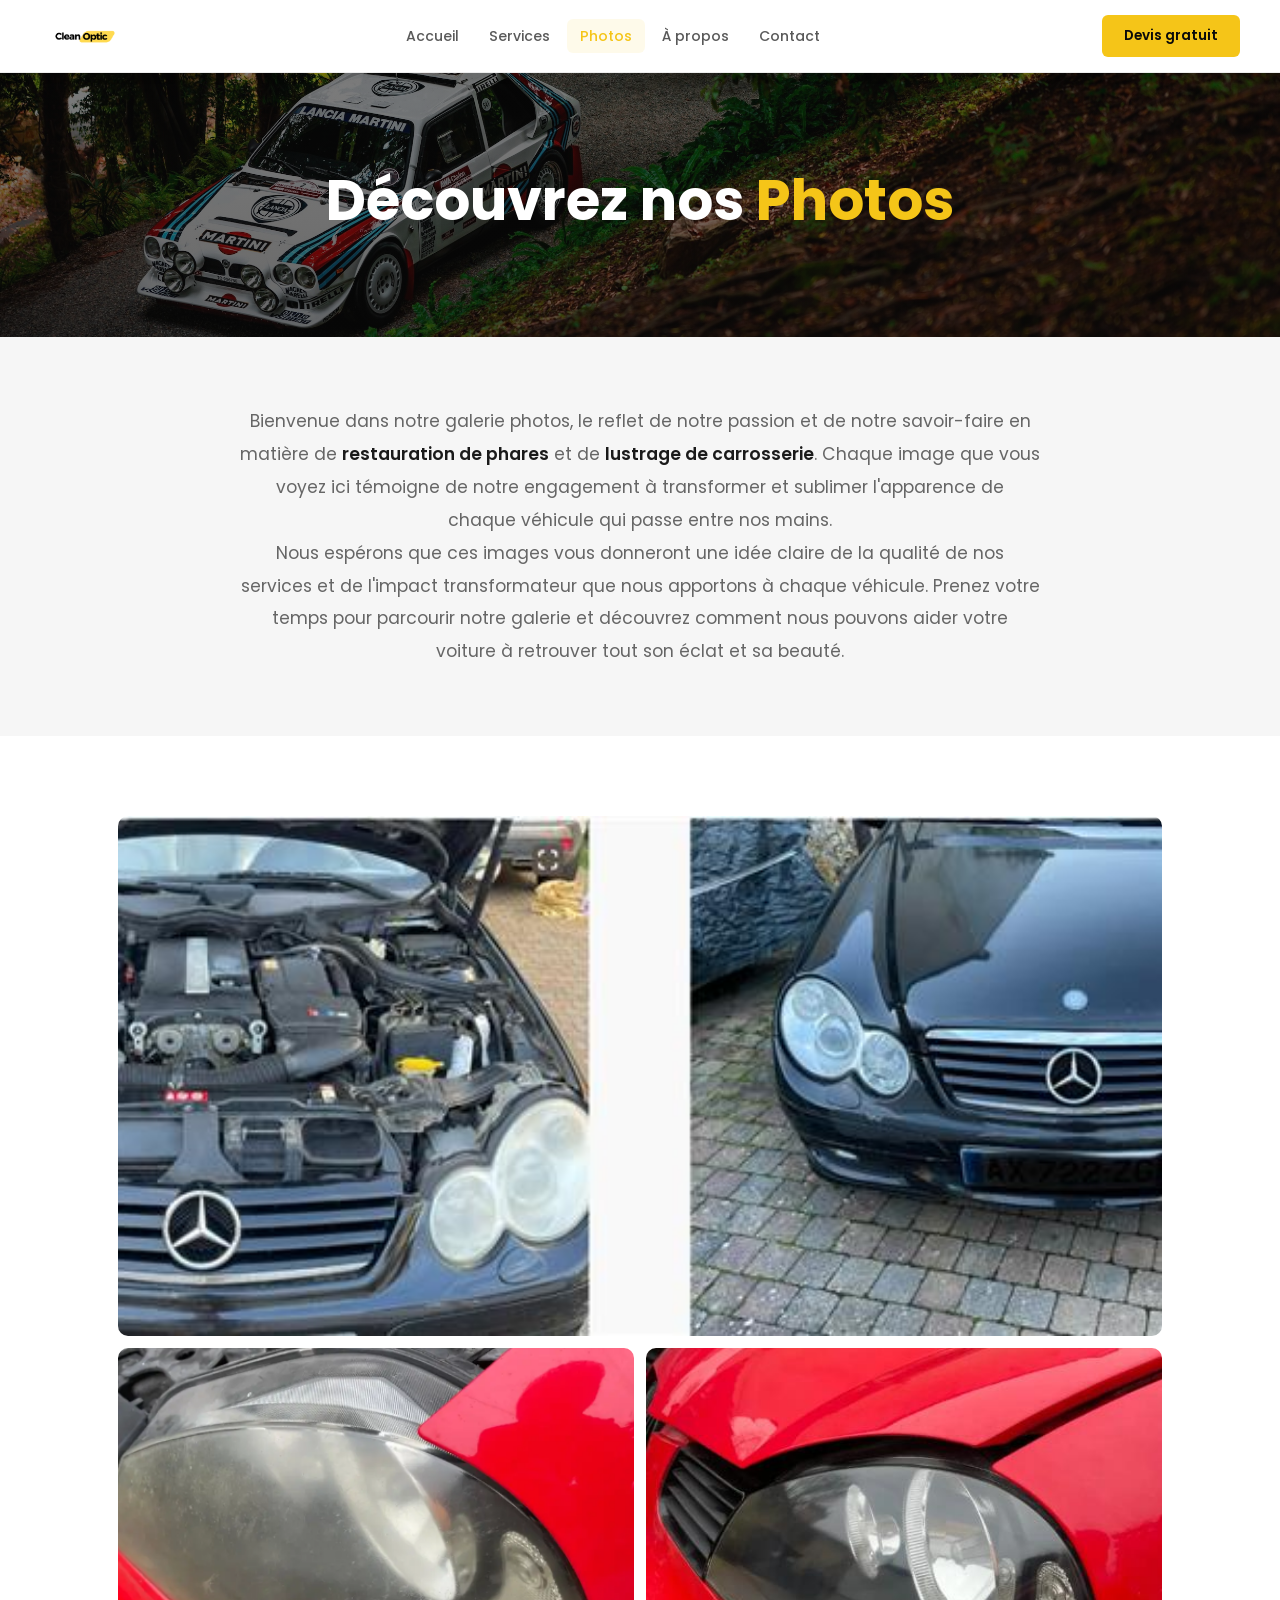
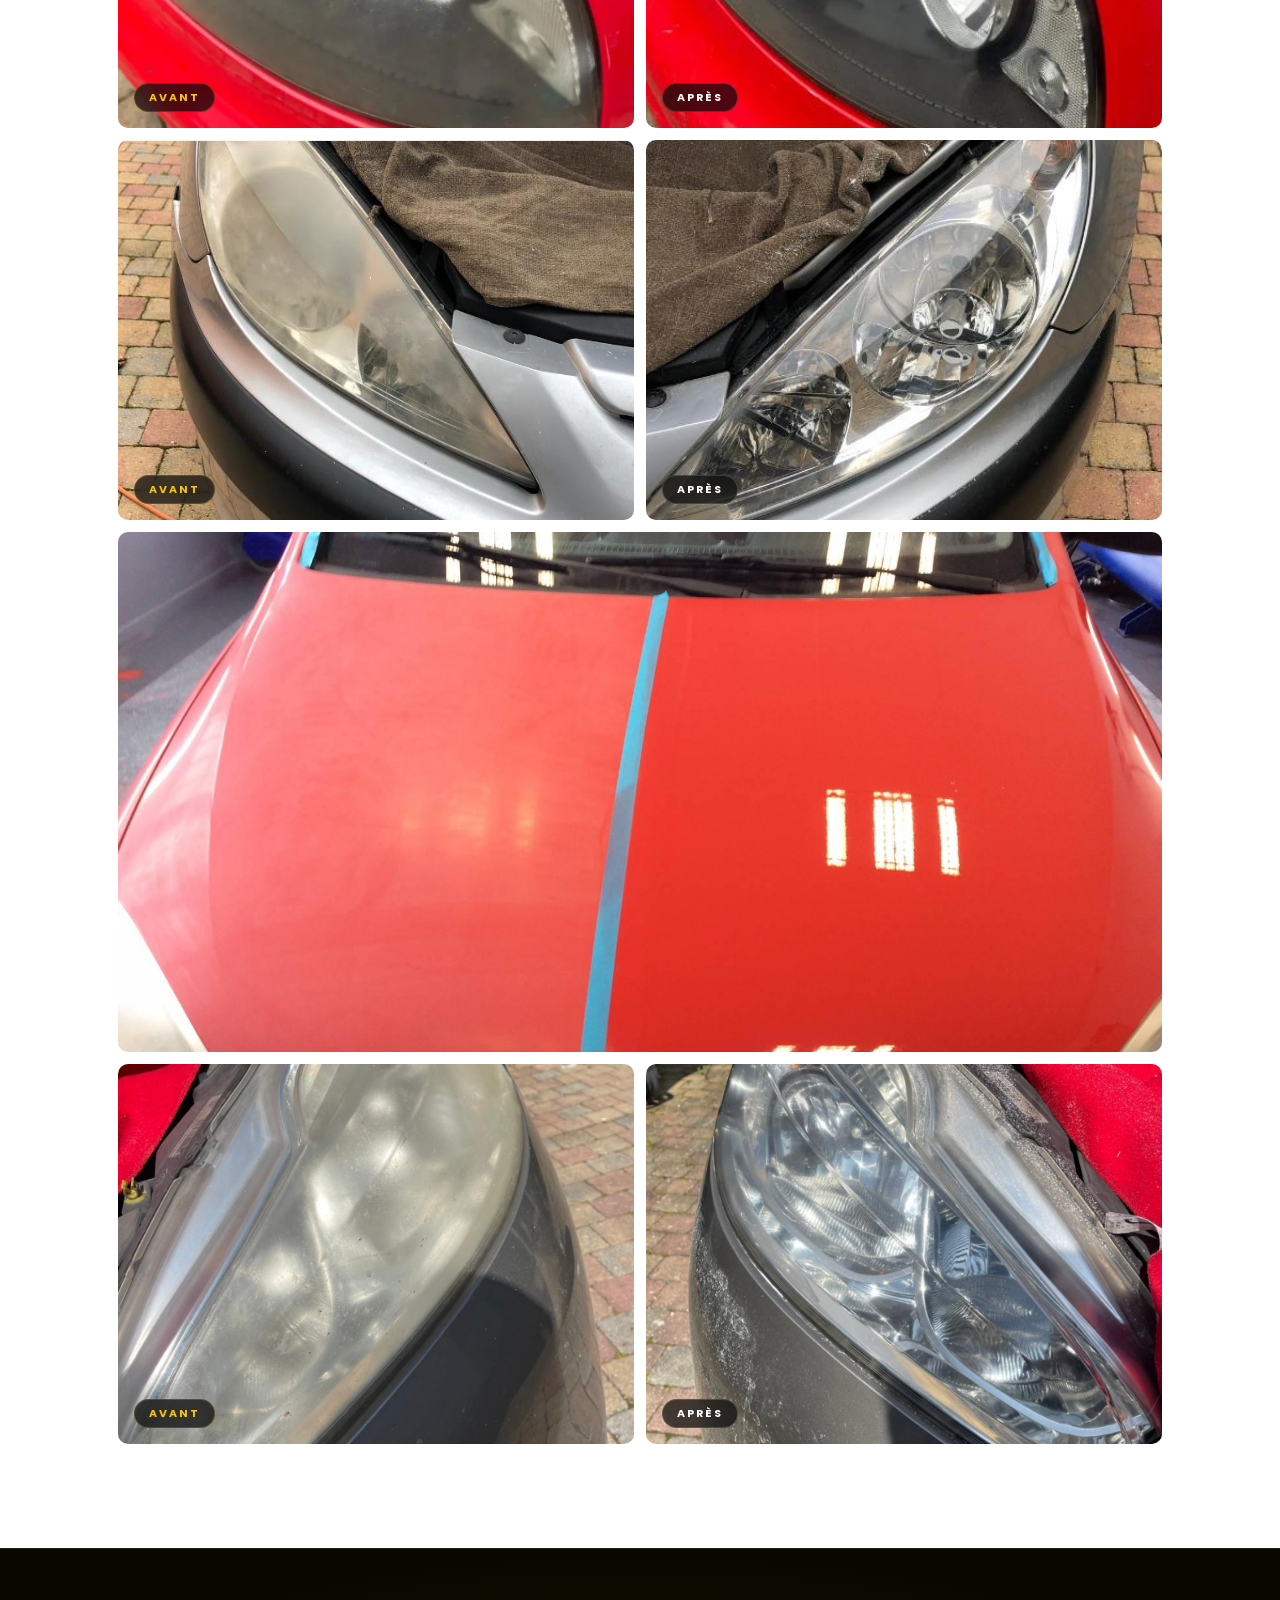
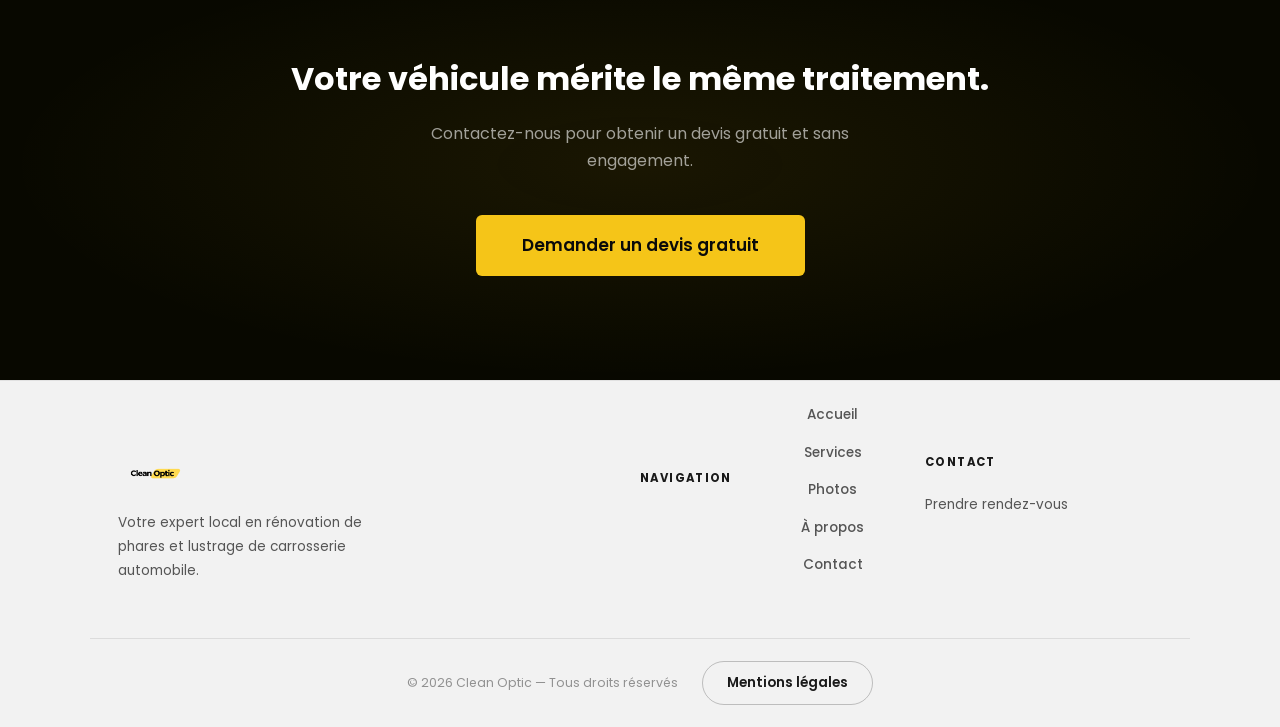
<file: galerie.html>
<!DOCTYPE html>
<html lang="fr">
<head>
    <!-- Google tag (gtag.js) -->
    <script async src="https://www.googletagmanager.com/gtag/js?id=AW-18220653443"></script>
    <script>
      window.dataLayer = window.dataLayer || [];
      function gtag(){dataLayer.push(arguments);}
      gtag('js', new Date());

      gtag('config', 'AW-18220653443');
    </script>

    <meta charset="UTF-8">
    <meta name="viewport" content="width=device-width, initial-scale=1.0">

    <!-- SEO primaire -->
    <title>Galerie Photos | Clean Optic — Avant/Après rénovation de phares & lustrage</title>
    <meta name="description" content="Découvrez les réalisations de Clean Optic en photos : avant/après rénovation de phares et lustrage de carrosserie. La preuve par l'image de notre savoir-faire.">
    <meta name="robots" content="index, follow">
    <link rel="canonical" href="https://cleanoptic.github.io/galerie.html">

    <!-- Open Graph -->
    <meta property="og:type" content="website">
    <meta property="og:url" content="https://cleanoptic.github.io/galerie.html">
    <meta property="og:title" content="Galerie Photos | Clean Optic">
    <meta property="og:description" content="Avant/Après rénovation de phares et lustrage de carrosserie — découvrez nos réalisations en images.">
    <meta property="og:image" content="https://cleanoptic.github.io/images/couverture.jpg">
    <meta property="og:locale" content="fr_FR">
    <meta property="og:site_name" content="Clean Optic">

    <!-- Twitter Card -->
    <meta name="twitter:card" content="summary_large_image">
    <meta name="twitter:title" content="Galerie Photos | Clean Optic">
    <meta name="twitter:description" content="Avant/Après rénovation de phares et lustrage de carrosserie — découvrez nos réalisations en images.">
    <meta name="twitter:image" content="https://cleanoptic.github.io/images/couverture.jpg">

    <!-- Google Fonts -->
    <link rel="preconnect" href="https://fonts.googleapis.com">
    <link rel="preconnect" href="https://fonts.gstatic.com" crossorigin>
    <link href="https://fonts.googleapis.com/css2?family=Poppins:wght@400;500;600;700&display=swap" rel="stylesheet">

    <link rel="icon" type="image/png" href="images/logo.png">
    <link rel="stylesheet" href="style.css">
</head>
<body>

    <!-- HEADER -->
    <header role="banner">
        <nav aria-label="Navigation principale">
            <a href="index.html" class="logo" aria-label="Clean Optic — retour à l'accueil">
                <img src="images/logo.png" alt="Logo Clean Optic" width="120" height="50">
            </a>
            <button class="hamburger" id="hamburger" aria-label="Ouvrir le menu" aria-expanded="false" aria-controls="nav-menu">
                <span></span>
                <span></span>
                <span></span>
            </button>
            <ul id="nav-menu" role="list">
                <li><a href="index.html">Accueil</a></li>
                <li><a href="services.html">Services</a></li>
                <li><a href="galerie.html" class="active" aria-current="page">Photos</a></li>
                <li><a href="apropos.html">À propos</a></li>
                <li><a href="contact.html">Contact</a></li>
            </ul>
            <a href="contact.html" class="btn btn-nav">Devis gratuit</a>
        </nav>
    </header>

    <main id="contenu-principal">

        <!-- HERO PAGE -->
        <section id="hero" class="page-hero has-parallax page-hero--galerie" aria-labelledby="hero-titre">
            <div class="parallax-bg" aria-hidden="true"></div>
            <div class="hero-inner">
                <h1 id="hero-titre">Découvrez nos <span class="accent">Photos</span></h1>
            </div>
        </section>

        <!-- INTRO -->
        <section id="intro" aria-label="Introduction à la galerie Clean Optic">
            <div class="container">
                <p>
                    Bienvenue dans notre galerie photos, le reflet de notre passion et de notre savoir-faire
                    en matière de <strong>restauration de phares</strong> et de <strong>lustrage de carrosserie</strong>.
                    Chaque image que vous voyez ici témoigne de notre engagement à transformer et sublimer
                    l'apparence de chaque véhicule qui passe entre nos mains.
                </p>
                <p class="intro-second">
                    Nous espérons que ces images vous donneront une idée claire de la qualité de nos services
                    et de l'impact transformateur que nous apportons à chaque véhicule. Prenez votre temps
                    pour parcourir notre galerie et découvrez comment nous pouvons aider votre voiture
                    à retrouver tout son éclat et sa beauté.
                </p>
            </div>
        </section>

        <!-- GALERIE -->
        <section id="galerie" aria-labelledby="galerie-titre">
            <div class="container">
                <h2 id="galerie-titre" class="sr-only">Galerie avant/après</h2>

                <div class="gallery-grid">

                    <!-- photo1 : combinée avant/après -->
                    <figure class="gallery-item gallery-item--single">
                        <img
                            src="images/photo1.jpeg"
                            alt="Réalisation Clean Optic — comparaison avant et après rénovation automobile"
                            width="1100" height="560" loading="lazy">
                    </figure>

                    <!-- photo2 : paire avant/après -->
                    <div class="gallery-item gallery-item--pair" role="group" aria-label="Avant/Après réalisation 2">
                        <figure class="gallery-photo">
                            <img
                                src="images/photo2a.png"
                                alt="Phares ou carrosserie avant intervention Clean Optic — réalisation 2"
                                width="550" height="400" loading="lazy">
                            <figcaption class="photo-badge">AVANT</figcaption>
                        </figure>
                        <figure class="gallery-photo">
                            <img
                                src="images/photo2b.jpeg"
                                alt="Phares ou carrosserie après intervention Clean Optic — réalisation 2"
                                width="550" height="400" loading="lazy">
                            <figcaption class="photo-badge photo-badge--after">APRÈS</figcaption>
                        </figure>
                    </div>

                    <!-- photo3 : paire avant/après -->
                    <div class="gallery-item gallery-item--pair" role="group" aria-label="Avant/Après réalisation 3">
                        <figure class="gallery-photo">
                            <img
                                src="images/photo3a.jpeg"
                                alt="Phares ou carrosserie avant intervention Clean Optic — réalisation 3"
                                width="550" height="400" loading="lazy">
                            <figcaption class="photo-badge">AVANT</figcaption>
                        </figure>
                        <figure class="gallery-photo">
                            <img
                                src="images/photo3b.jpeg"
                                alt="Phares ou carrosserie après intervention Clean Optic — réalisation 3"
                                width="550" height="400" loading="lazy">
                            <figcaption class="photo-badge photo-badge--after">APRÈS</figcaption>
                        </figure>
                    </div>

                    <!-- photo4 : combinée avant/après -->
                    <figure class="gallery-item gallery-item--single">
                        <img
                            src="images/photo4.jpg"
                            alt="Réalisation Clean Optic — comparaison avant et après lustrage ou rénovation de phares"
                            width="1100" height="560" loading="lazy">
                    </figure>

                    <!-- photo5 : paire avant/après -->
                    <div class="gallery-item gallery-item--pair" role="group" aria-label="Avant/Après réalisation 5">
                        <figure class="gallery-photo">
                            <img
                                src="images/photo5a.png"
                                alt="Phares ou carrosserie avant intervention Clean Optic — réalisation 5"
                                width="550" height="400" loading="lazy">
                            <figcaption class="photo-badge">AVANT</figcaption>
                        </figure>
                        <figure class="gallery-photo">
                            <img
                                src="images/photo5b.png"
                                alt="Phares ou carrosserie après intervention Clean Optic — réalisation 5"
                                width="550" height="400" loading="lazy">
                            <figcaption class="photo-badge photo-badge--after">APRÈS</figcaption>
                        </figure>
                    </div>

                </div>
            </div>
        </section>

        <!-- CTA FINALE -->
        <section id="cta-final" aria-labelledby="cta-titre">
            <div class="container">
                <h2 id="cta-titre">Votre véhicule mérite le même traitement.</h2>
                <p>Contactez-nous pour obtenir un devis gratuit et sans engagement.</p>
                <a href="contact.html" class="btn btn-lg">Demander un devis gratuit</a>
            </div>
        </section>

    </main>

    <!-- FOOTER -->
    <footer role="contentinfo">
        <div class="footer-grid container">
            <div class="footer-brand">
                <img src="images/logo.png" alt="Logo Clean Optic" width="100" height="42" loading="lazy">
                <p>Votre expert local en rénovation de phares et lustrage de carrosserie automobile.</p>
            </div>
            <nav class="footer-nav" aria-label="Navigation secondaire">
                <h3>Navigation</h3>
                <ul role="list">
                    <li><a href="index.html">Accueil</a></li>
                    <li><a href="services.html">Services</a></li>
                    <li><a href="galerie.html">Photos</a></li>
                    <li><a href="apropos.html">À propos</a></li>
                    <li><a href="contact.html">Contact</a></li>
                </ul>
            </nav>
            <div class="footer-contact">
                <h3>Contact</h3>
                <address>
                    <p><a href="contact.html">Prendre rendez-vous</a></p>
                </address>
            </div>
        </div>
        <div class="footer-bottom">
            <p>&copy; 2026 Clean Optic — Tous droits réservés</p>
            <a href="mentions-legales.html" class="footer-legal-btn">Mentions légales</a>
        </div>
    </footer>

    <script>
        const hamburger = document.getElementById('hamburger');
        const navMenu = document.getElementById('nav-menu');
        hamburger.addEventListener('click', function () {
            const isOpen = navMenu.classList.toggle('open');
            hamburger.classList.toggle('open');
            hamburger.setAttribute('aria-expanded', String(isOpen));
        });

        const parallaxBg = document.querySelector('.parallax-bg');
        if (parallaxBg) {
            window.addEventListener('scroll', function () {
                requestAnimationFrame(function () {
                    parallaxBg.style.transform = 'translateY(' + (window.pageYOffset * 0.4) + 'px)';
                });
            }, { passive: true });
        }
    </script>

</body>
</html>
</file>
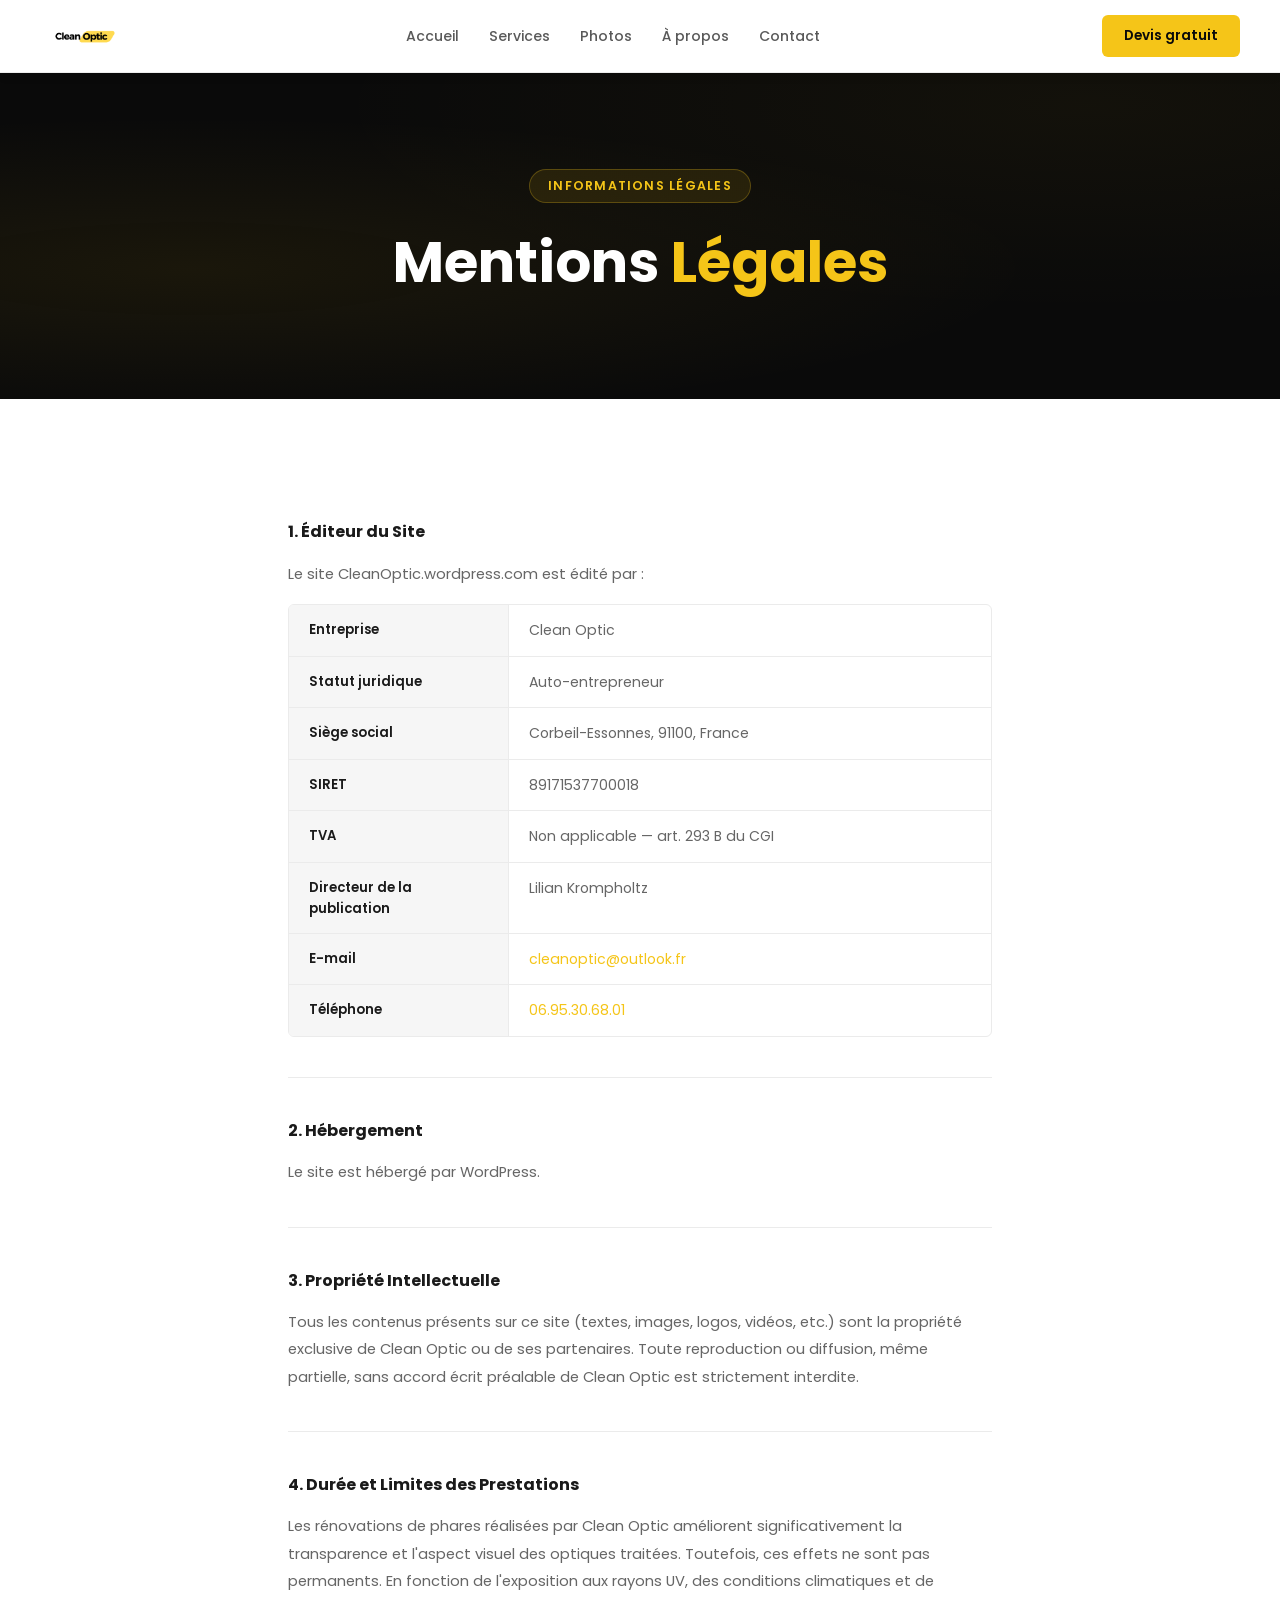
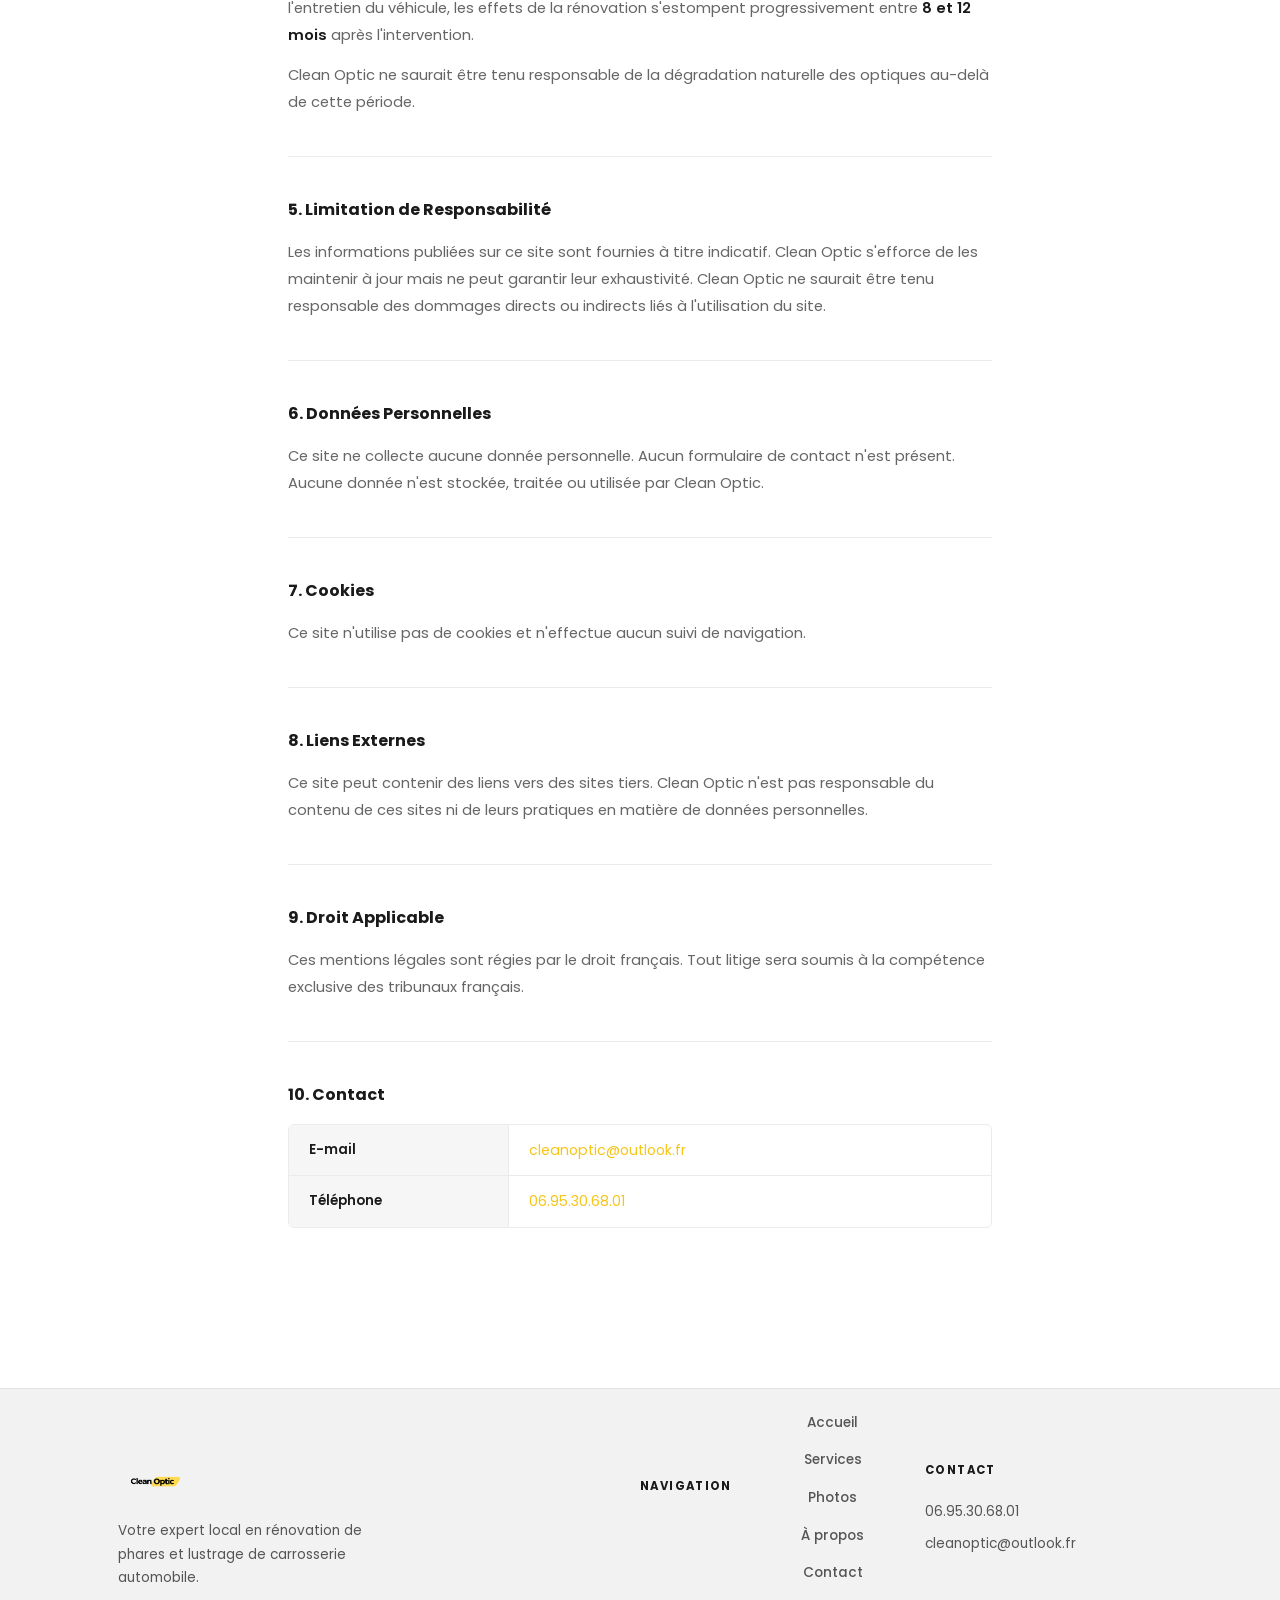
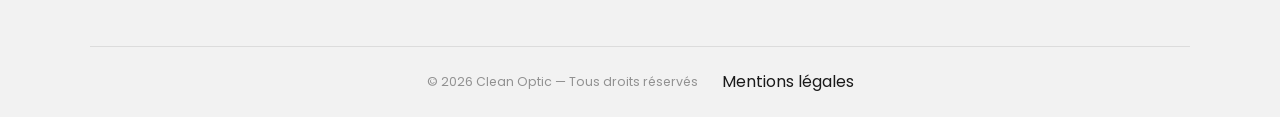
<file: mentions-legales.html>
<!DOCTYPE html>
<html lang="fr">
<head>
    <!-- Google tag (gtag.js) -->
    <script async src="https://www.googletagmanager.com/gtag/js?id=AW-18220653443"></script>
    <script>
      window.dataLayer = window.dataLayer || [];
      function gtag(){dataLayer.push(arguments);}
      gtag('js', new Date());

      gtag('config', 'AW-18220653443');
    </script>

    <meta charset="UTF-8">
    <meta name="viewport" content="width=device-width, initial-scale=1.0">

    <title>Mentions Légales | Clean Optic</title>
    <meta name="description" content="Mentions légales de Clean Optic : éditeur, hébergement, propriété intellectuelle, données personnelles et cookies.">
    <meta name="robots" content="noindex, follow">
    <link rel="canonical" href="https://cleanoptic.github.io/mentions-legales.html">

    <!-- Google Fonts -->
    <link rel="preconnect" href="https://fonts.googleapis.com">
    <link rel="preconnect" href="https://fonts.gstatic.com" crossorigin>
    <link href="https://fonts.googleapis.com/css2?family=Poppins:wght@400;500;600;700&display=swap" rel="stylesheet">

    <link rel="icon" type="image/png" href="images/logo.png">
    <link rel="stylesheet" href="style.css">
</head>
<body>

    <!-- HEADER -->
    <header role="banner">
        <nav aria-label="Navigation principale">
            <a href="index.html" class="logo" aria-label="Clean Optic — retour à l'accueil">
                <img src="images/logo.png" alt="Logo Clean Optic" width="120" height="50">
            </a>
            <button class="hamburger" id="hamburger" aria-label="Ouvrir le menu" aria-expanded="false" aria-controls="nav-menu">
                <span></span>
                <span></span>
                <span></span>
            </button>
            <ul id="nav-menu" role="list">
                <li><a href="index.html">Accueil</a></li>
                <li><a href="services.html">Services</a></li>
                <li><a href="galerie.html">Photos</a></li>
                <li><a href="apropos.html">À propos</a></li>
                <li><a href="contact.html">Contact</a></li>
            </ul>
            <a href="contact.html" class="btn btn-nav">Devis gratuit</a>
        </nav>
    </header>

    <main id="contenu-principal">

        <!-- HERO PAGE -->
        <section id="hero" class="page-hero" aria-labelledby="hero-titre">
            <div class="hero-inner">
                <span class="hero-badge">Informations légales</span>
                <h1 id="hero-titre">Mentions <span class="accent">Légales</span></h1>
            </div>
        </section>

        <!-- CONTENU LÉGAL -->
        <section id="legal" aria-label="Mentions légales Clean Optic">
            <div class="container legal-container">

                <article class="legal-section">
                    <h2>1. Éditeur du Site</h2>
                    <p>Le site CleanOptic.wordpress.com est édité par :</p>
                    <dl class="legal-list">
                        <div class="legal-row">
                            <dt>Entreprise</dt>
                            <dd>Clean Optic</dd>
                        </div>
                        <div class="legal-row">
                            <dt>Statut juridique</dt>
                            <dd>Auto-entrepreneur</dd>
                        </div>
                        <div class="legal-row">
                            <dt>Siège social</dt>
                            <dd>Corbeil-Essonnes, 91100, France</dd>
                        </div>
                        <div class="legal-row">
                            <dt>SIRET</dt>
                            <dd>89171537700018</dd>
                        </div>
                        <div class="legal-row">
                            <dt>TVA</dt>
                            <dd>Non applicable — art. 293 B du CGI</dd>
                        </div>
                        <div class="legal-row">
                            <dt>Directeur de la publication</dt>
                            <dd>Lilian Krompholtz</dd>
                        </div>
                        <div class="legal-row">
                            <dt>E-mail</dt>
                            <dd><a href="mailto:cleanoptic@outlook.fr">cleanoptic@outlook.fr</a></dd>
                        </div>
                        <div class="legal-row">
                            <dt>Téléphone</dt>
                            <dd><a href="tel:+33695306801">06.95.30.68.01</a></dd>
                        </div>
                    </dl>
                </article>

                <article class="legal-section">
                    <h2>2. Hébergement</h2>
                    <p>Le site est hébergé par WordPress.</p>
                </article>

                <article class="legal-section">
                    <h2>3. Propriété Intellectuelle</h2>
                    <p>
                        Tous les contenus présents sur ce site (textes, images, logos, vidéos, etc.)
                        sont la propriété exclusive de Clean Optic ou de ses partenaires. Toute reproduction
                        ou diffusion, même partielle, sans accord écrit préalable de Clean Optic est
                        strictement interdite.
                    </p>
                </article>

                <article class="legal-section">
                    <h2>4. Durée et Limites des Prestations</h2>
                    <p>
                        Les rénovations de phares réalisées par Clean Optic améliorent significativement
                        la transparence et l'aspect visuel des optiques traitées. Toutefois, ces effets
                        ne sont pas permanents. En fonction de l'exposition aux rayons UV, des conditions
                        climatiques et de l'entretien du véhicule, les effets de la rénovation s'estompent
                        progressivement entre <strong>8 et 12 mois</strong> après l'intervention.
                    </p>
                    <p>
                        Clean Optic ne saurait être tenu responsable de la dégradation naturelle des
                        optiques au-delà de cette période.
                    </p>
                </article>

                <article class="legal-section">
                    <h2>5. Limitation de Responsabilité</h2>
                    <p>
                        Les informations publiées sur ce site sont fournies à titre indicatif. Clean Optic
                        s'efforce de les maintenir à jour mais ne peut garantir leur exhaustivité. Clean Optic
                        ne saurait être tenu responsable des dommages directs ou indirects liés à l'utilisation
                        du site.
                    </p>
                </article>

                <article class="legal-section">
                    <h2>6. Données Personnelles</h2>
                    <p>
                        Ce site ne collecte aucune donnée personnelle. Aucun formulaire de contact n'est
                        présent. Aucune donnée n'est stockée, traitée ou utilisée par Clean Optic.
                    </p>
                </article>

                <article class="legal-section">
                    <h2>7. Cookies</h2>
                    <p>
                        Ce site n'utilise pas de cookies et n'effectue aucun suivi de navigation.
                    </p>
                </article>

                <article class="legal-section">
                    <h2>8. Liens Externes</h2>
                    <p>
                        Ce site peut contenir des liens vers des sites tiers. Clean Optic n'est pas
                        responsable du contenu de ces sites ni de leurs pratiques en matière de données
                        personnelles.
                    </p>
                </article>

                <article class="legal-section">
                    <h2>9. Droit Applicable</h2>
                    <p>
                        Ces mentions légales sont régies par le droit français. Tout litige sera soumis
                        à la compétence exclusive des tribunaux français.
                    </p>
                </article>

                <article class="legal-section legal-section--last">
                    <h2>10. Contact</h2>
                    <dl class="legal-list">
                        <div class="legal-row">
                            <dt>E-mail</dt>
                            <dd><a href="mailto:cleanoptic@outlook.fr">cleanoptic@outlook.fr</a></dd>
                        </div>
                        <div class="legal-row">
                            <dt>Téléphone</dt>
                            <dd><a href="tel:+33695306801">06.95.30.68.01</a></dd>
                        </div>
                    </dl>
                </article>

            </div>
        </section>

    </main>

    <!-- FOOTER -->
    <footer role="contentinfo">
        <div class="footer-grid container">
            <div class="footer-brand">
                <img src="images/logo.png" alt="Logo Clean Optic" width="100" height="42" loading="lazy">
                <p>Votre expert local en rénovation de phares et lustrage de carrosserie automobile.</p>
            </div>
            <nav class="footer-nav" aria-label="Navigation secondaire">
                <h3>Navigation</h3>
                <ul role="list">
                    <li><a href="index.html">Accueil</a></li>
                    <li><a href="services.html">Services</a></li>
                    <li><a href="galerie.html">Photos</a></li>
                    <li><a href="apropos.html">À propos</a></li>
                    <li><a href="contact.html">Contact</a></li>
                </ul>
            </nav>
            <div class="footer-contact">
                <h3>Contact</h3>
                <address>
                    <p><a href="tel:+33695306801">06.95.30.68.01</a></p>
                    <p><a href="mailto:cleanoptic@outlook.fr">cleanoptic@outlook.fr</a></p>
                </address>
            </div>
        </div>
        <div class="footer-bottom">
            <p>&copy; 2026 Clean Optic — Tous droits réservés</p><a href="mentions-legales.html">Mentions légales</a>
        </div>
    </footer>

    <script>
        const hamburger = document.getElementById('hamburger');
        const navMenu = document.getElementById('nav-menu');
        hamburger.addEventListener('click', function () {
            const isOpen = navMenu.classList.toggle('open');
            hamburger.classList.toggle('open');
            hamburger.setAttribute('aria-expanded', String(isOpen));
        });
    </script>

</body>
</html>
</file>
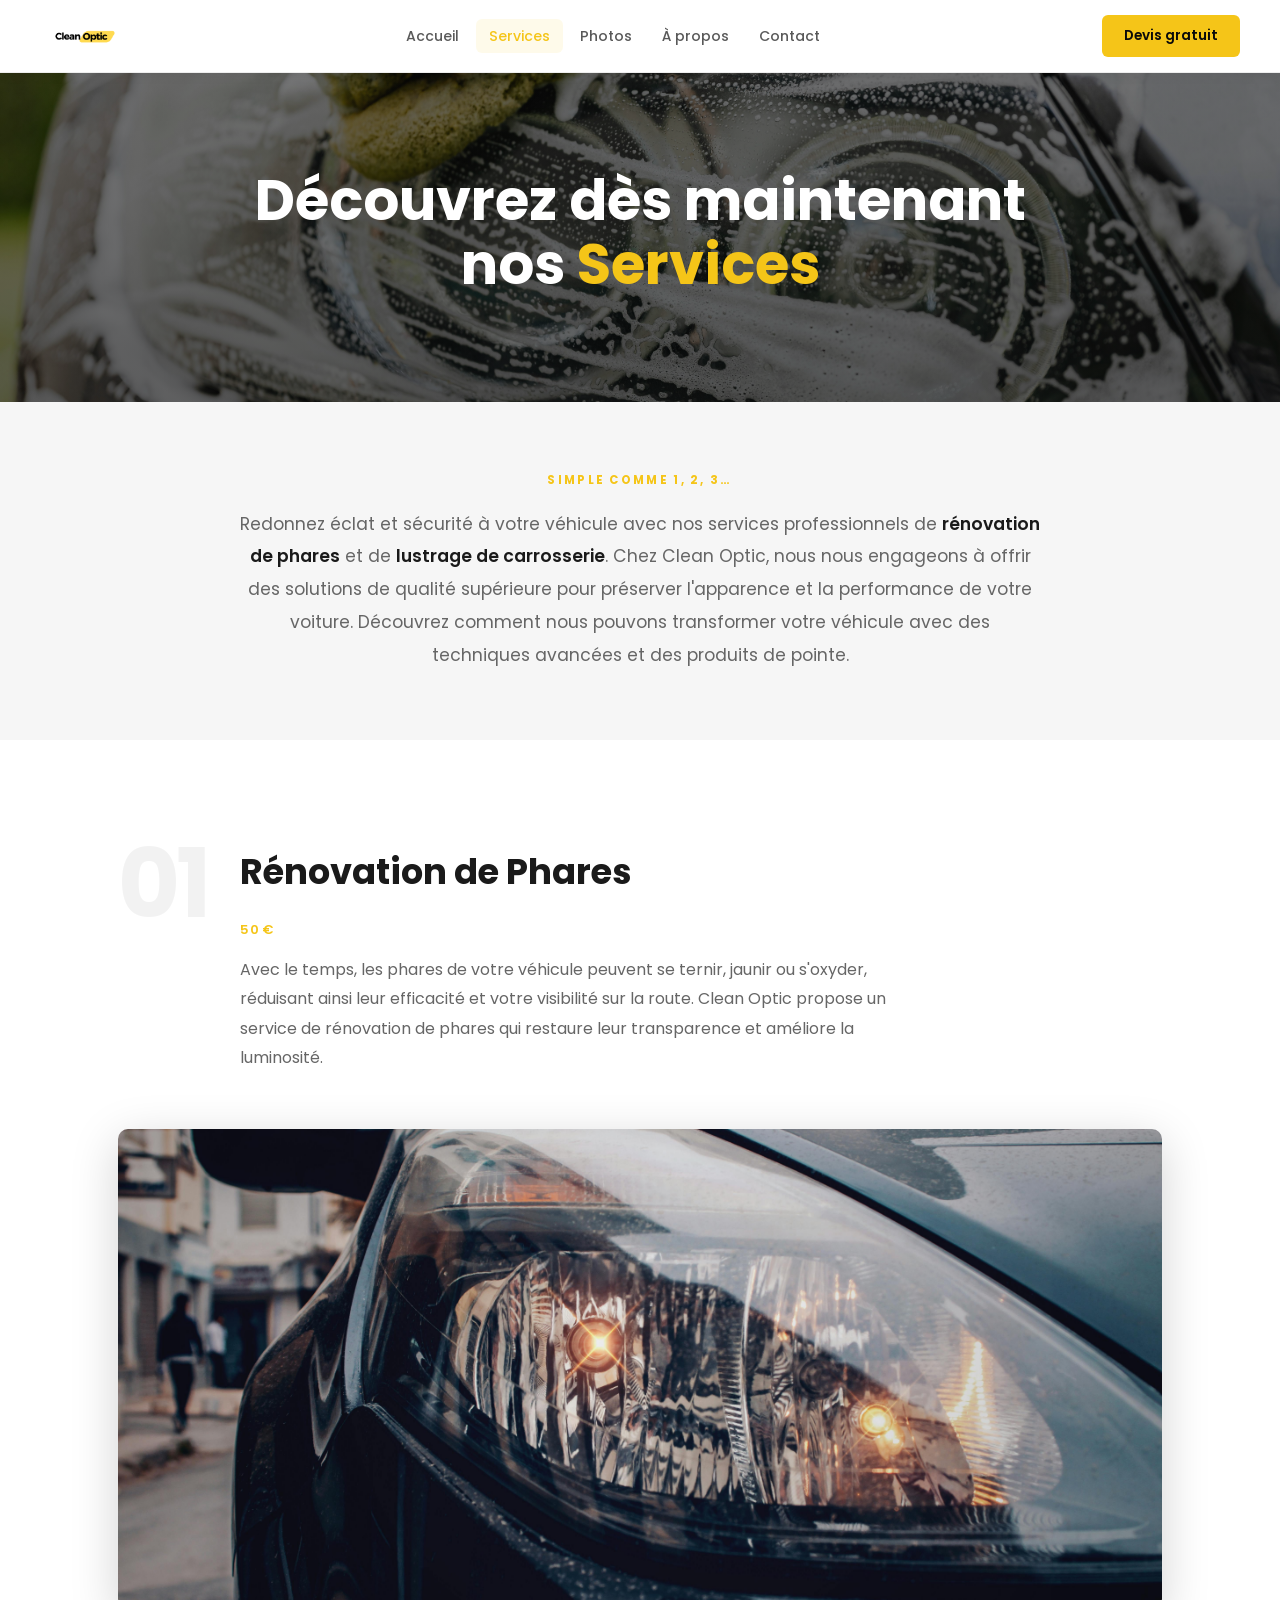
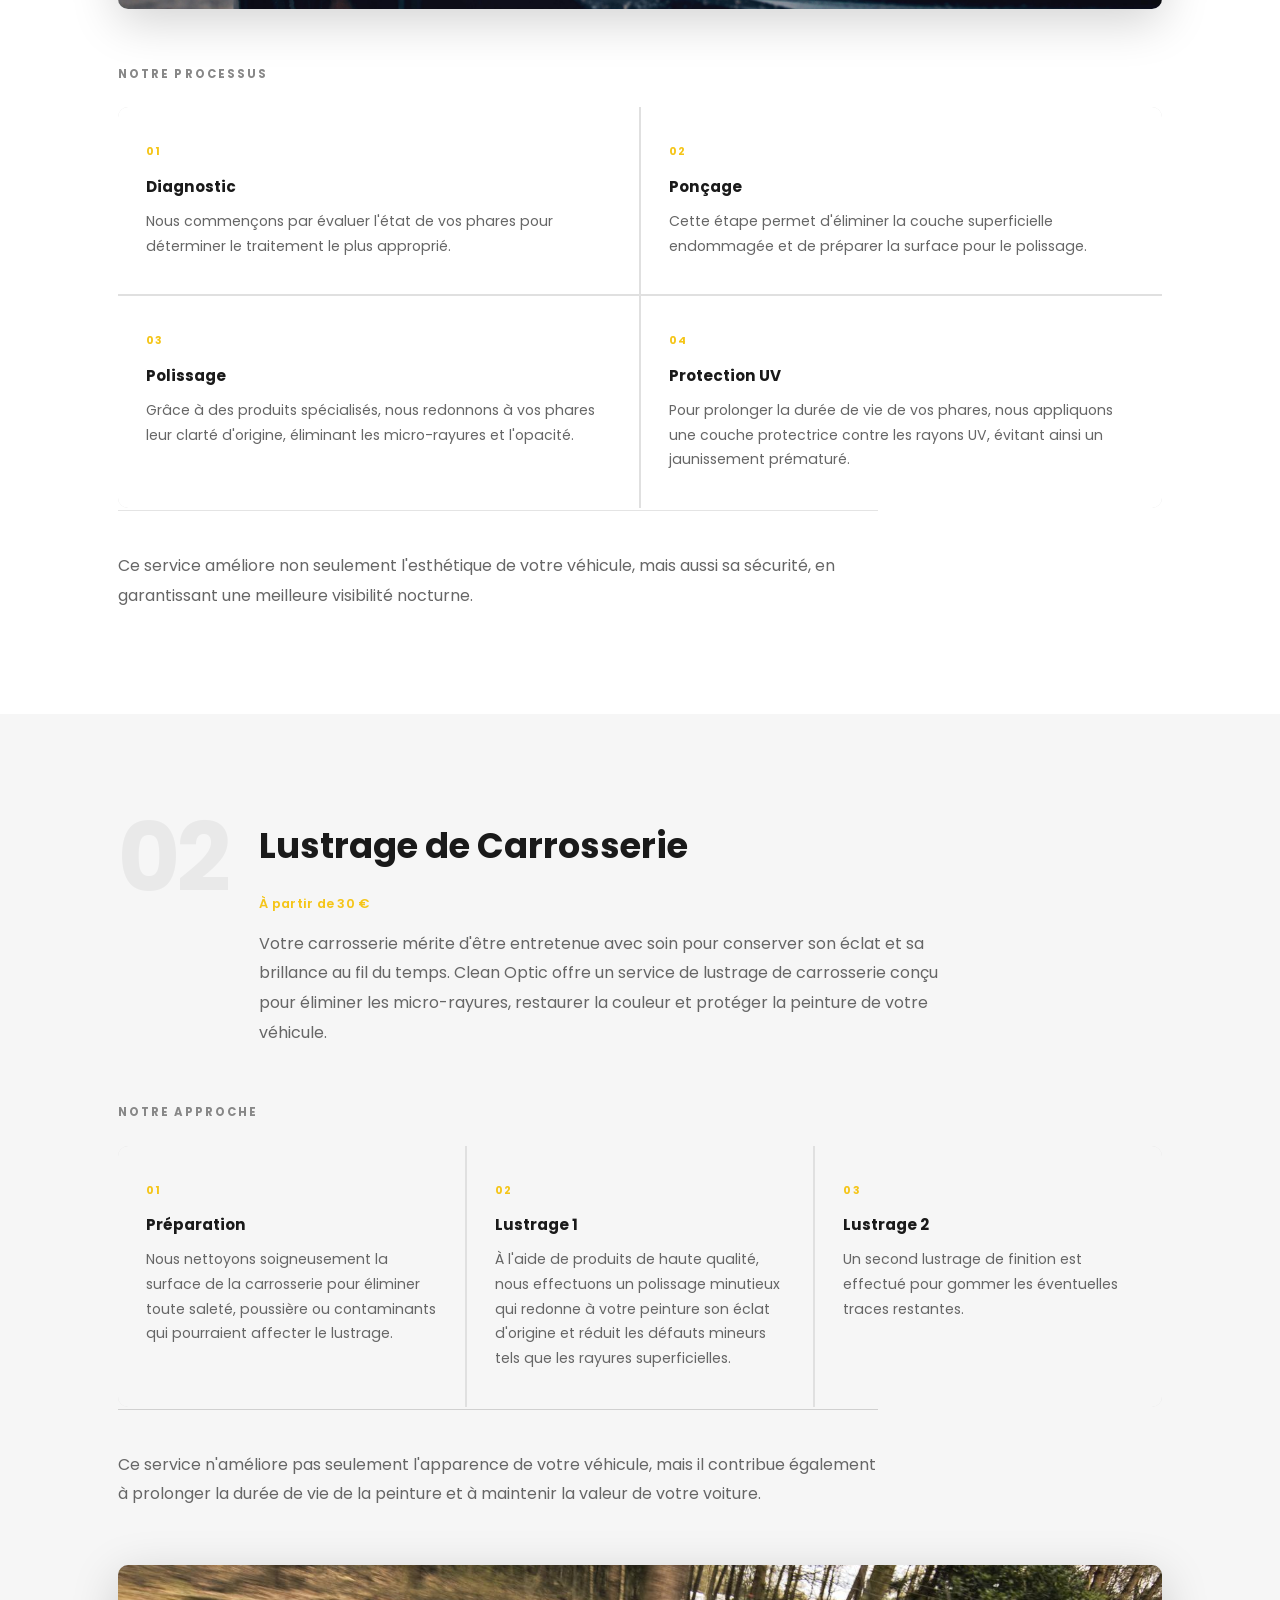
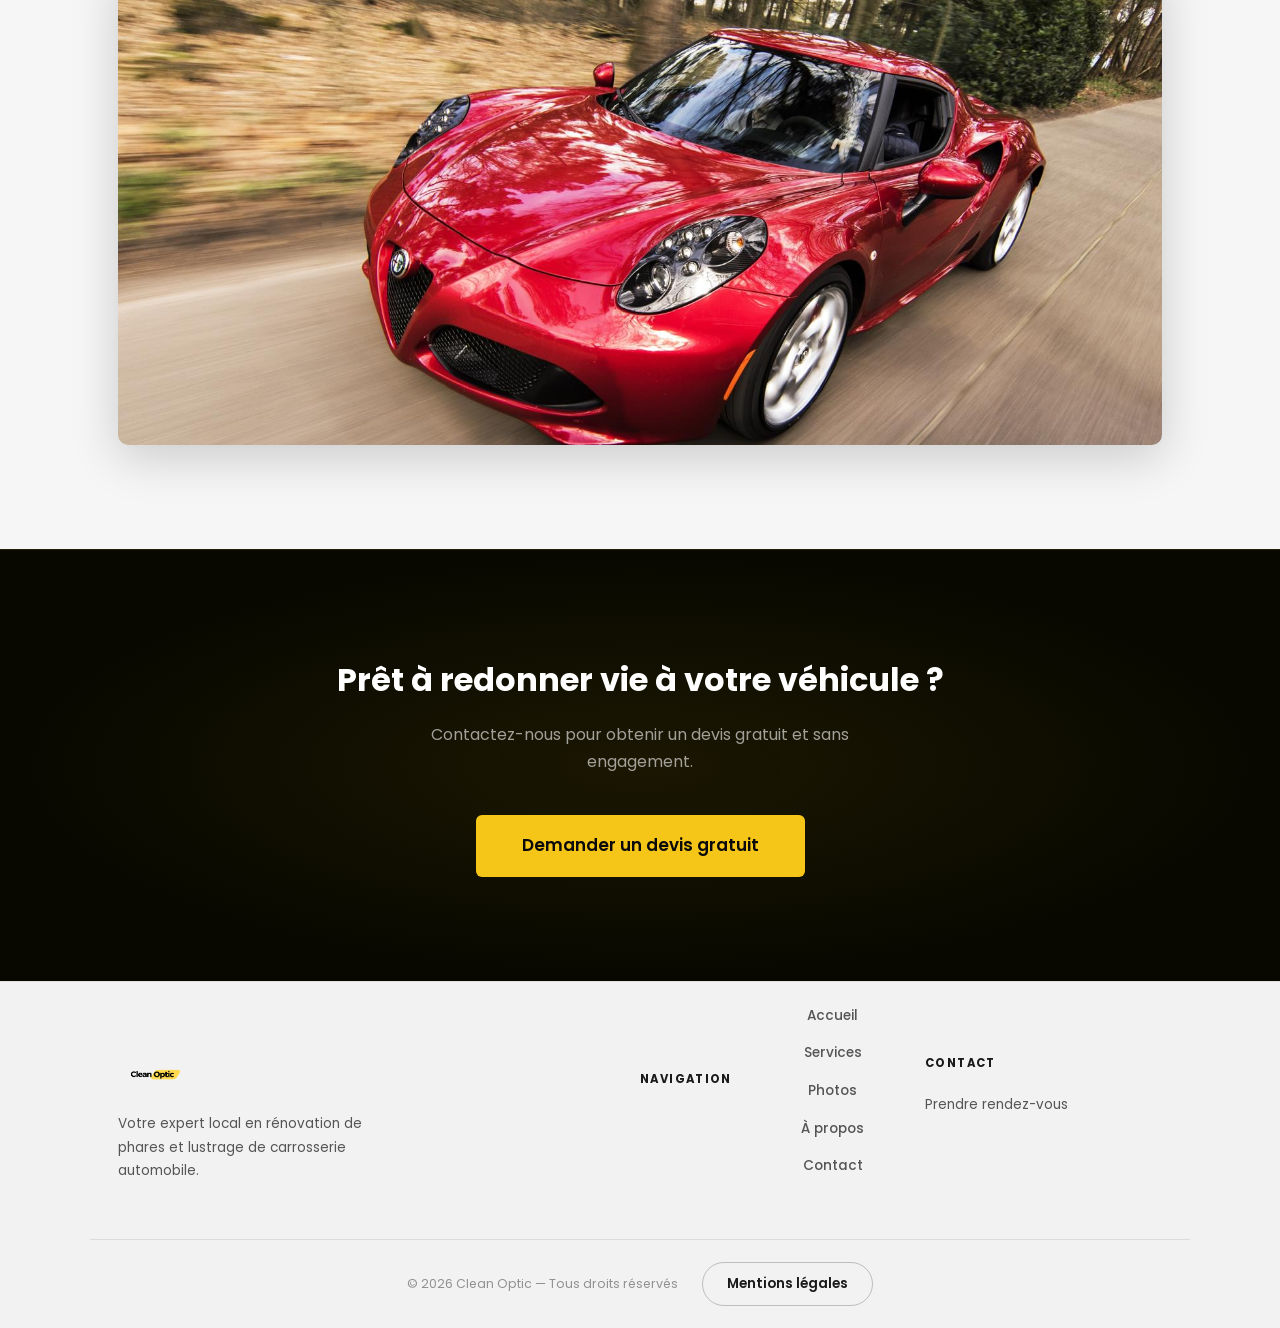
<file: services.html>
<!DOCTYPE html>
<html lang="fr">
<head>
    <!-- Google tag (gtag.js) -->
    <script async src="https://www.googletagmanager.com/gtag/js?id=AW-18220653443"></script>
    <script>
      window.dataLayer = window.dataLayer || [];
      function gtag(){dataLayer.push(arguments);}
      gtag('js', new Date());

      gtag('config', 'AW-18220653443');
    </script>

    <meta charset="UTF-8">
    <meta name="viewport" content="width=device-width, initial-scale=1.0">

    <!-- SEO primaire -->
    <title>Nos Services | Clean Optic — Rénovation de phares & Lustrage carrosserie</title>
    <meta name="description" content="Découvrez les services Clean Optic : rénovation de phares (diagnostic, ponçage, polissage, protection UV) et lustrage de carrosserie. Techniques professionnelles, résultats garantis.">
    <meta name="robots" content="index, follow">
    <link rel="canonical" href="https://cleanoptic.github.io/services.html">

    <!-- Open Graph -->
    <meta property="og:type" content="website">
    <meta property="og:url" content="https://cleanoptic.github.io/services.html">
    <meta property="og:title" content="Nos Services | Clean Optic">
    <meta property="og:description" content="Rénovation de phares et lustrage de carrosserie par Clean Optic. Techniques professionnelles, produits de qualité supérieure.">
    <meta property="og:image" content="https://cleanoptic.github.io/images/couverture.jpg">
    <meta property="og:locale" content="fr_FR">
    <meta property="og:site_name" content="Clean Optic">

    <!-- Twitter Card -->
    <meta name="twitter:card" content="summary_large_image">
    <meta name="twitter:title" content="Nos Services | Clean Optic">
    <meta name="twitter:description" content="Rénovation de phares et lustrage de carrosserie par Clean Optic. Techniques professionnelles, produits de qualité supérieure.">
    <meta name="twitter:image" content="https://cleanoptic.github.io/images/couverture.jpg">

    <!-- Google Fonts -->
    <link rel="preconnect" href="https://fonts.googleapis.com">
    <link rel="preconnect" href="https://fonts.gstatic.com" crossorigin>
    <link href="https://fonts.googleapis.com/css2?family=Poppins:wght@400;500;600;700&display=swap" rel="stylesheet">

    <link rel="icon" type="image/png" href="images/logo.png">
    <link rel="stylesheet" href="style.css">
</head>
<body>

    <!-- HEADER -->
    <header role="banner">
        <nav aria-label="Navigation principale">
            <a href="index.html" class="logo" aria-label="Clean Optic — retour à l'accueil">
                <img src="images/logo.png" alt="Logo Clean Optic" width="120" height="50">
            </a>
            <button class="hamburger" id="hamburger" aria-label="Ouvrir le menu" aria-expanded="false" aria-controls="nav-menu">
                <span></span>
                <span></span>
                <span></span>
            </button>
            <ul id="nav-menu" role="list">
                <li><a href="index.html">Accueil</a></li>
                <li><a href="services.html" class="active" aria-current="page">Services</a></li>
                <li><a href="galerie.html">Photos</a></li>
                <li><a href="apropos.html">À propos</a></li>
                <li><a href="contact.html">Contact</a></li>
            </ul>
            <a href="contact.html" class="btn btn-nav">Devis gratuit</a>
        </nav>
    </header>

    <main id="contenu-principal">

        <!-- HERO PAGE -->
        <section id="hero" class="page-hero has-parallax page-hero--services" aria-labelledby="hero-titre">
            <div class="parallax-bg" aria-hidden="true"></div>
            <div class="hero-inner">
                <h1 id="hero-titre">Découvrez dès maintenant<br>nos <span class="accent">Services</span></h1>
            </div>
        </section>

        <!-- INTRO -->
        <section id="intro" aria-label="Introduction aux services Clean Optic">
            <div class="container">
                <span class="intro-accent">Simple comme 1, 2, 3…</span>
                <p>
                    Redonnez éclat et sécurité à votre véhicule avec nos services professionnels de
                    <strong>rénovation de phares</strong> et de <strong>lustrage de carrosserie</strong>.
                    Chez Clean Optic, nous nous engageons à offrir des solutions de qualité supérieure
                    pour préserver l'apparence et la performance de votre voiture. Découvrez comment
                    nous pouvons transformer votre véhicule avec des techniques avancées et des produits de pointe.
                </p>
            </div>
        </section>

        <!-- SERVICE 1 : RÉNOVATION DE PHARES -->
        <section id="service-phares" class="service-section" aria-labelledby="phares-titre">
            <div class="container">

                <div class="service-intro">
                    <span class="service-watermark" aria-hidden="true">01</span>
                    <div class="service-intro-content">
                        <h2 id="phares-titre">Rénovation de Phares</h2>
                        <span class="price-tag">50 €</span>
                        <p class="service-lead">
                            Avec le temps, les phares de votre véhicule peuvent se ternir, jaunir ou
                            s'oxyder, réduisant ainsi leur efficacité et votre visibilité sur la route.
                            Clean Optic propose un service de rénovation de phares qui restaure leur
                            transparence et améliore la luminosité.
                        </p>
                    </div>
                </div>

                <figure class="service-img-block">
                    <img
                        src="images/service1.jpg"
                        alt="Rénovation professionnelle de phare automobile par Clean Optic — transparence et luminosité restaurées"
                        width="1100" height="620" loading="lazy">
                </figure>

                <p class="steps-label">Notre processus</p>
                <div class="steps-grid">
                    <article class="step-item">
                        <span class="step-num" aria-hidden="true">01</span>
                        <div class="step-content">
                            <h3>Diagnostic</h3>
                            <p>Nous commençons par évaluer l'état de vos phares pour déterminer le traitement le plus approprié.</p>
                        </div>
                    </article>
                    <article class="step-item">
                        <span class="step-num" aria-hidden="true">02</span>
                        <div class="step-content">
                            <h3>Ponçage</h3>
                            <p>Cette étape permet d'éliminer la couche superficielle endommagée et de préparer la surface pour le polissage.</p>
                        </div>
                    </article>
                    <article class="step-item">
                        <span class="step-num" aria-hidden="true">03</span>
                        <div class="step-content">
                            <h3>Polissage</h3>
                            <p>Grâce à des produits spécialisés, nous redonnons à vos phares leur clarté d'origine, éliminant les micro-rayures et l'opacité.</p>
                        </div>
                    </article>
                    <article class="step-item">
                        <span class="step-num" aria-hidden="true">04</span>
                        <div class="step-content">
                            <h3>Protection UV</h3>
                            <p>Pour prolonger la durée de vie de vos phares, nous appliquons une couche protectrice contre les rayons UV, évitant ainsi un jaunissement prématuré.</p>
                        </div>
                    </article>
                </div>

                <p class="service-conclusion">
                    Ce service améliore non seulement l'esthétique de votre véhicule, mais aussi sa sécurité,
                    en garantissant une meilleure visibilité nocturne.
                </p>

            </div>
        </section>

        <!-- SERVICE 2 : LUSTRAGE DE CARROSSERIE -->
        <section id="service-lustrage" class="service-section service-section--alt" aria-labelledby="lustrage-titre">
            <div class="container">

                <div class="service-intro">
                    <span class="service-watermark" aria-hidden="true">02</span>
                    <div class="service-intro-content">
                        <h2 id="lustrage-titre">Lustrage de Carrosserie</h2>
                        <span class="price-tag">À partir de 30 €</span>
                        <p class="service-lead">
                            Votre carrosserie mérite d'être entretenue avec soin pour conserver son éclat
                            et sa brillance au fil du temps. Clean Optic offre un service de lustrage de
                            carrosserie conçu pour éliminer les micro-rayures, restaurer la couleur et
                            protéger la peinture de votre véhicule.
                        </p>
                    </div>
                </div>

                <p class="steps-label">Notre approche</p>
                <div class="steps-grid steps-grid--3">
                    <article class="step-item">
                        <span class="step-num" aria-hidden="true">01</span>
                        <div class="step-content">
                            <h3>Préparation</h3>
                            <p>Nous nettoyons soigneusement la surface de la carrosserie pour éliminer toute saleté, poussière ou contaminants qui pourraient affecter le lustrage.</p>
                        </div>
                    </article>
                    <article class="step-item">
                        <span class="step-num" aria-hidden="true">02</span>
                        <div class="step-content">
                            <h3>Lustrage 1</h3>
                            <p>À l'aide de produits de haute qualité, nous effectuons un polissage minutieux qui redonne à votre peinture son éclat d'origine et réduit les défauts mineurs tels que les rayures superficielles.</p>
                        </div>
                    </article>
                    <article class="step-item">
                        <span class="step-num" aria-hidden="true">03</span>
                        <div class="step-content">
                            <h3>Lustrage 2</h3>
                            <p>Un second lustrage de finition est effectué pour gommer les éventuelles traces restantes.</p>
                        </div>
                    </article>
                </div>

                <p class="service-conclusion">
                    Ce service n'améliore pas seulement l'apparence de votre véhicule, mais il contribue
                    également à prolonger la durée de vie de la peinture et à maintenir la valeur de votre voiture.
                </p>

                <figure class="service-img-block">
                    <img
                        src="images/service2.jpg"
                        alt="Lustrage professionnel de carrosserie automobile par Clean Optic — éclat et brillance restaurés"
                        width="1100" height="620" loading="lazy">
                </figure>

            </div>
        </section>

        <!-- CTA FINALE -->
        <section id="cta-final" aria-labelledby="cta-titre">
            <div class="container">
                <h2 id="cta-titre">Prêt à redonner vie à votre véhicule ?</h2>
                <p>Contactez-nous pour obtenir un devis gratuit et sans engagement.</p>
                <a href="contact.html" class="btn btn-lg">Demander un devis gratuit</a>
            </div>
        </section>

    </main>

    <!-- FOOTER -->
    <footer role="contentinfo">
        <div class="footer-grid container">
            <div class="footer-brand">
                <img src="images/logo.png" alt="Logo Clean Optic" width="100" height="42" loading="lazy">
                <p>Votre expert local en rénovation de phares et lustrage de carrosserie automobile.</p>
            </div>
            <nav class="footer-nav" aria-label="Navigation secondaire">
                <h3>Navigation</h3>
                <ul role="list">
                    <li><a href="index.html">Accueil</a></li>
                    <li><a href="services.html">Services</a></li>
                    <li><a href="galerie.html">Photos</a></li>
                    <li><a href="apropos.html">À propos</a></li>
                    <li><a href="contact.html">Contact</a></li>
                </ul>
            </nav>
            <div class="footer-contact">
                <h3>Contact</h3>
                <address>
                    <p><a href="contact.html">Prendre rendez-vous</a></p>
                </address>
            </div>
        </div>
        <div class="footer-bottom">
            <p>&copy; 2026 Clean Optic — Tous droits réservés</p>
            <a href="mentions-legales.html" class="footer-legal-btn">Mentions légales</a>
        </div>
    </footer>

    <script>
        const hamburger = document.getElementById('hamburger');
        const navMenu = document.getElementById('nav-menu');
        hamburger.addEventListener('click', function () {
            const isOpen = navMenu.classList.toggle('open');
            hamburger.classList.toggle('open');
            hamburger.setAttribute('aria-expanded', String(isOpen));
        });

        const parallaxBg = document.querySelector('.parallax-bg');
        if (parallaxBg) {
            window.addEventListener('scroll', function () {
                requestAnimationFrame(function () {
                    parallaxBg.style.transform = 'translateY(' + (window.pageYOffset * 0.4) + 'px)';
                });
            }, { passive: true });
        }
    </script>

</body>
</html>
</file>
<file: style.css>
/* ===== VARIABLES ===== */
:root {
    --color-bg:           #0a0a0a;
    --color-bg-card:      #1a1a1a;
    --color-accent:       #f5c518;
    --color-accent-hover: #e0b000;
    --color-text:         #1a1a1a;
    --color-text-muted:   #666;
    --color-text-light:   #ccc;
    --color-text-faint:   #888;
    --color-surface:      #ffffff;
    --color-surface-2:    #f6f6f6;
    --radius:             10px;
    --radius-sm:          6px;
    --radius-pill:        100px;
    --max-width:          1100px;
    --transition:         0.25s ease;
    --shadow-sm:          0 2px 8px rgba(0,0,0,0.07);
    --shadow-md:          0 6px 24px rgba(0,0,0,0.11);
    --shadow-lg:          0 12px 48px rgba(0,0,0,0.18);
    --header-height:      72px;
}

/* ===== RESET ===== */
*, *::before, *::after {
    margin: 0;
    padding: 0;
    box-sizing: border-box;
}

html {
    scroll-behavior: smooth;
}

/* ===== BASE ===== */
body {
    font-family: 'Poppins', system-ui, -apple-system, sans-serif;
    color: var(--color-text);
    background-color: var(--color-surface);
    line-height: 1.6;
    -webkit-font-smoothing: antialiased;
}

img {
    max-width: 100%;
    height: auto;
    display: block;
}

a { color: inherit; text-decoration: none; }
ul { list-style: none; }

/* ===== CONTAINER ===== */
.container {
    max-width: var(--max-width);
    margin: 0 auto;
    padding: 0 28px;
}

/* ===== SECTION HEADER ===== */
.section-header {
    text-align: center;
    margin-bottom: 60px;
}

.section-header h2 {
    font-size: clamp(1.7rem, 3.5vw, 2.2rem);
    font-weight: 700;
    color: var(--color-text);
    margin-bottom: 12px;
    line-height: 1.2;
}

.section-header--dark h2 {
    color: var(--color-accent);
}

.section-subtitle {
    font-size: 1rem;
    color: var(--color-text-muted);
    max-width: 520px;
    margin: 0 auto;
    line-height: 1.7;
}

.section-header--dark .section-subtitle {
    color: var(--color-text-faint);
}

.section-cta {
    text-align: center;
    margin-top: 48px;
}

/* ===== BUTTONS ===== */
.btn {
    display: inline-block;
    background-color: var(--color-accent);
    color: var(--color-bg);
    padding: 14px 32px;
    border-radius: var(--radius-sm);
    font-weight: 600;
    font-size: 0.95rem;
    font-family: inherit;
    transition:
        background var(--transition),
        transform var(--transition),
        box-shadow var(--transition);
    cursor: pointer;
    border: 2px solid transparent;
    text-align: center;
    line-height: 1.4;
}

.btn:hover {
    background-color: var(--color-accent-hover);
    transform: translateY(-2px);
    box-shadow: 0 8px 24px rgba(245,197,24,0.3);
}

.btn:active {
    transform: translateY(0);
    box-shadow: none;
}

.btn-outline {
    background-color: transparent;
    border-color: rgba(255,255,255,0.35);
    color: #fff;
}

.btn-outline:hover {
    background-color: rgba(255,255,255,0.08);
    border-color: rgba(255,255,255,0.7);
    box-shadow: none;
    transform: translateY(-2px);
}

.btn-nav {
    padding: 9px 20px;
    font-size: 0.85rem;
}

.btn-lg {
    padding: 17px 44px;
    font-size: 1.05rem;
}

/* ===== HEADER ===== */
header {
    background-color: #ffffff;
    padding: 0 40px;
    position: sticky;
    top: 0;
    z-index: 1000;
    border-bottom: 1px solid rgba(0,0,0,0.07);
    box-shadow: 0 2px 12px rgba(0,0,0,0.06);
}

nav {
    display: flex;
    justify-content: space-between;
    align-items: center;
    height: var(--header-height);
    position: relative;
}

.logo img {
    height: 48px;
    width: auto;
}

nav ul {
    display: flex;
    gap: 4px;
    align-items: center;
}

nav ul a {
    color: rgba(0,0,0,0.65);
    font-size: 0.88rem;
    font-weight: 500;
    padding: 7px 13px;
    border-radius: var(--radius-sm);
    transition: color var(--transition), background var(--transition);
    white-space: nowrap;
}

nav ul a:hover,
nav ul a.active {
    color: var(--color-accent);
    background-color: rgba(245,197,24,0.09);
}

/* ===== HAMBURGER ===== */
.hamburger {
    display: none;
    flex-direction: column;
    justify-content: center;
    gap: 5px;
    background: none;
    border: none;
    cursor: pointer;
    padding: 8px;
    border-radius: var(--radius-sm);
}

.hamburger span {
    display: block;
    width: 22px;
    height: 2px;
    background-color: #1a1a1a;
    transition: all var(--transition);
    transform-origin: center;
}

.hamburger.open span:nth-child(1) { transform: translateY(7px) rotate(45deg); }
.hamburger.open span:nth-child(2) { opacity: 0; transform: scaleX(0); }
.hamburger.open span:nth-child(3) { transform: translateY(-7px) rotate(-45deg); }

/* ===== HERO ===== */
#hero {
    background-color: var(--color-bg);
    background-image:
        radial-gradient(ellipse at 15% 60%, rgba(245,197,24,0.07) 0%, transparent 55%),
        radial-gradient(ellipse at 85% 10%, rgba(245,197,24,0.04) 0%, transparent 50%);
    color: #fff;
    text-align: center;
    padding: 120px 28px;
    min-height: calc(100vh - var(--header-height));
    display: flex;
    align-items: center;
    justify-content: center;
}

.hero-inner {
    max-width: 780px;
    margin: 0 auto;
}

.hero-badge {
    display: inline-block;
    background-color: rgba(245,197,24,0.1);
    border: 1px solid rgba(245,197,24,0.25);
    color: var(--color-accent);
    font-size: 0.78rem;
    font-weight: 600;
    letter-spacing: 0.1em;
    text-transform: uppercase;
    padding: 6px 18px;
    border-radius: var(--radius-pill);
    margin-bottom: 28px;
}

#hero h1 {
    font-size: clamp(2rem, 5.5vw, 3.5rem);
    font-weight: 700;
    line-height: 1.15;
    margin-bottom: 24px;
}

#hero h1 .accent {
    color: var(--color-accent);
}

.hero-desc {
    font-size: 1.1rem;
    color: rgba(255,255,255,0.68);
    line-height: 1.75;
    max-width: 560px;
    margin: 0 auto 44px;
}

.hero-desc strong {
    color: rgba(255,255,255,0.9);
    font-weight: 600;
}

.hero-ctas {
    display: flex;
    gap: 16px;
    justify-content: center;
    flex-wrap: wrap;
}

/* ===== INTRO ===== */
#intro {
    background-color: var(--color-surface-2);
    padding: 68px 28px;
    text-align: center;
    font-size: 1.08rem;
    line-height: 1.9;
    color: var(--color-text-muted);
}

#intro p {
    max-width: 800px;
    margin: 0 auto;
}

#intro strong {
    color: var(--color-text);
    font-weight: 600;
}

/* ===== SERVICES ===== */
#services {
    padding: 104px 0;
    background-color: var(--color-surface);
}

.services-grid {
    display: grid;
    grid-template-columns: repeat(auto-fit, minmax(280px, 1fr));
    gap: 28px;
}

.service-card {
    padding: 40px 34px;
    border: 1.5px solid #e8e8e8;
    border-top: 2px solid var(--color-accent);
    border-radius: var(--radius);
    transition:
        border-color var(--transition),
        box-shadow var(--transition),
        transform var(--transition);
}

.service-card:hover {
    box-shadow: var(--shadow-md);
    transform: translateY(-5px);
}

.service-card h3::before {
    content: '';
    display: block;
    width: 28px;
    height: 2px;
    background-color: var(--color-accent);
    border-radius: 2px;
    margin-bottom: 20px;
}

.service-card h3 {
    font-size: 1.2rem;
    font-weight: 700;
    margin-bottom: 14px;
    color: var(--color-text);
}

.service-card p {
    font-size: 0.92rem;
    color: var(--color-text-muted);
    line-height: 1.75;
    margin-bottom: 28px;
}

.service-link {
    font-size: 0.88rem;
    font-weight: 600;
    color: var(--color-accent);
    display: inline-flex;
    align-items: center;
    gap: 4px;
    transition: gap var(--transition);
}

.service-card:hover .service-link {
    gap: 10px;
}

/* ===== AVANT / APRÈS ===== */
#apercu {
    padding: 104px 0;
    background-color: var(--color-surface-2);
}

.avant-apres {
    display: flex;
    justify-content: center;
    gap: 36px;
    flex-wrap: wrap;
}

.photo-block {
    text-align: center;
    margin: 0;
}

.photo-block img {
    width: 460px;
    max-width: 100%;
    border-radius: var(--radius);
    box-shadow: var(--shadow-lg);
    margin-bottom: 18px;
}

.label {
    display: inline-block;
    background-color: var(--color-bg);
    color: var(--color-accent);
    font-weight: 700;
    font-size: 0.75rem;
    letter-spacing: 0.18em;
    padding: 5px 18px;
    border-radius: var(--radius-pill);
    text-transform: uppercase;
}

/* ===== ATOUTS ===== */
#atouts {
    padding: 104px 0;
    background-color: var(--color-surface);
}

.atouts-grid {
    display: grid;
    grid-template-columns: repeat(auto-fit, minmax(240px, 1fr));
    gap: 24px;
}

.atout-card {
    background-color: var(--color-surface-2);
    padding: 34px 28px;
    border-radius: var(--radius);
    border: 1.5px solid transparent;
    transition:
        border-color var(--transition),
        box-shadow var(--transition),
        transform var(--transition);
}

.atout-card:hover {
    border-color: var(--color-accent);
    box-shadow: var(--shadow-sm);
    transform: translateY(-3px);
}

.atout-card h3::before {
    content: '';
    display: block;
    width: 24px;
    height: 2px;
    background-color: var(--color-accent);
    border-radius: 2px;
    margin-bottom: 16px;
}

.atout-card h3 {
    font-size: 1rem;
    font-weight: 600;
    margin-bottom: 10px;
    color: var(--color-text);
}

.atout-card p {
    font-size: 0.88rem;
    color: var(--color-text-muted);
    line-height: 1.75;
}

.img-produits {
    width: 400px;
    max-width: 100%;
    margin: 0 auto;
}

/* ===== POURQUOI NOUS ===== */
#pourquoi {
    padding: 104px 0;
    background-color: var(--color-bg);
}

.pourquoi-grid {
    display: grid;
    grid-template-columns: repeat(auto-fit, minmax(220px, 1fr));
    gap: 24px;
}

.pourquoi-card {
    background-color: var(--color-bg-card);
    padding: 34px 28px;
    border-radius: var(--radius);
    border: 1.5px solid rgba(255,255,255,0.05);
    transition:
        border-color var(--transition),
        transform var(--transition);
}

.pourquoi-card:hover {
    border-color: rgba(245,197,24,0.4);
    transform: translateY(-5px);
}

.pourquoi-card h3::before {
    content: '';
    display: block;
    width: 24px;
    height: 2px;
    background-color: var(--color-accent);
    border-radius: 2px;
    margin-bottom: 16px;
    opacity: 0.6;
}

.pourquoi-card h3 {
    font-size: 1rem;
    font-weight: 600;
    margin-bottom: 10px;
    color: var(--color-accent);
}

.pourquoi-card p {
    font-size: 0.88rem;
    color: rgba(255,255,255,0.55);
    line-height: 1.75;
}

/* ===== CTA FINALE ===== */
#cta-final {
    background-color: #080800;
    background-image: radial-gradient(ellipse at 50% 50%, rgba(245,197,24,0.08) 0%, transparent 70%);
    border-top: 1px solid rgba(245,197,24,0.12);
    padding: 104px 28px;
    text-align: center;
    color: #fff;
}

#cta-final h2 {
    font-size: clamp(1.6rem, 3vw, 2rem);
    font-weight: 700;
    margin-bottom: 16px;
}

#cta-final p {
    font-size: 1rem;
    color: rgba(255,255,255,0.6);
    margin: 0 auto 40px;
    max-width: 460px;
    line-height: 1.7;
}

/* ===== FOOTER ===== */
footer {
    background-color: #f2f2f2;
    border-top: 1px solid rgba(0,0,0,0.07);
    padding-top: 72px;
}

.footer-grid {
    display: grid;
    grid-template-columns: 2fr 1fr 1fr;
    gap: 48px;
    padding-bottom: 56px;
    border-bottom: 1px solid rgba(0,0,0,0.09);
}

.footer-brand img {
    height: 40px;
    width: auto;
    margin-bottom: 18px;
}

.footer-brand p {
    font-size: 0.85rem;
    color: #555;
    line-height: 1.75;
    max-width: 280px;
}

.footer-nav h3,
.footer-contact h3 {
    font-size: 0.72rem;
    font-weight: 700;
    color: #1a1a1a;
    text-transform: uppercase;
    letter-spacing: 0.12em;
    margin-bottom: 22px;
}

.footer-nav ul {
    display: flex;
    flex-direction: column;
    gap: 12px;
}

.footer-nav a,
.footer-contact a {
    font-size: 0.85rem;
    color: #555;
    transition: color var(--transition);
}

.footer-nav a:hover,
.footer-contact a:hover {
    color: var(--color-accent);
}

.footer-contact address {
    font-style: normal;
}

.footer-contact address p {
    font-size: 0.85rem;
    color: #555;
    margin-bottom: 10px;
}

.footer-bottom {
    padding: 22px 28px;
    display: flex;
    justify-content: center;
    align-items: center;
    gap: 24px;
    flex-wrap: wrap;
}

.footer-bottom p {
    font-size: 0.78rem;
    color: rgba(0,0,0,0.4);
    margin: 0;
}

/* ===== UTILITAIRE ===== */
.sr-only {
    position: absolute;
    width: 1px;
    height: 1px;
    padding: 0;
    margin: -1px;
    overflow: hidden;
    clip: rect(0,0,0,0);
    white-space: nowrap;
    border: 0;
}

/* ===== PAGES INTÉRIEURES — HERO ===== */
#hero.page-hero {
    min-height: auto;
    padding: 96px 28px 80px;
}

/* ===== INTRO — ACCENT ===== */
.intro-accent {
    display: block;
    font-size: 0.72rem;
    font-weight: 700;
    letter-spacing: 0.2em;
    color: var(--color-accent);
    text-transform: uppercase;
    margin-bottom: 16px;
}

/* ===== PAGE SERVICES ===== */
.service-section {
    padding: 104px 0;
    background-color: var(--color-surface);
}

.service-section--alt {
    background-color: var(--color-surface-2);
}

/* En-tête de service : grand numéro + titre + intro */
.service-intro {
    display: flex;
    gap: 32px;
    align-items: flex-start;
    margin-bottom: 56px;
}

.service-watermark {
    font-size: 6rem;
    font-weight: 700;
    line-height: 1;
    letter-spacing: -0.04em;
    color: rgba(0,0,0,0.05);
    flex-shrink: 0;
    user-select: none;
    margin-top: -8px;
}

.service-intro-content h2 {
    font-size: clamp(1.7rem, 3vw, 2.2rem);
    font-weight: 700;
    margin-bottom: 16px;
    color: var(--color-text);
}

.service-lead {
    font-size: 1rem;
    color: var(--color-text-muted);
    line-height: 1.85;
    max-width: 680px;
}

/* Image pleine largeur */
.service-img-block {
    margin: 0 0 56px;
    border-radius: var(--radius);
    overflow: hidden;
    box-shadow: var(--shadow-lg);
}

.service-img-block img {
    width: 100%;
    height: 480px;
    object-fit: cover;
    display: block;
}

/* Label "Notre processus" */
.steps-label {
    font-size: 0.72rem;
    font-weight: 700;
    letter-spacing: 0.18em;
    text-transform: uppercase;
    color: var(--color-text-faint);
    margin-bottom: 24px;
}

/* Grille des étapes */
.steps-grid {
    display: grid;
    grid-template-columns: repeat(2, 1fr);
    gap: 2px;
    background-color: #e0e0e0;
    border-radius: var(--radius);
    overflow: hidden;
    margin-bottom: 0;
}

.steps-grid--3 {
    grid-template-columns: repeat(3, 1fr);
}

.step-item {
    background-color: var(--color-surface);
    padding: 36px 28px;
    display: flex;
    flex-direction: column;
    gap: 0;
}

.service-section--alt .step-item {
    background-color: var(--color-surface-2);
}

.step-num {
    font-size: 0.68rem;
    font-weight: 700;
    letter-spacing: 0.12em;
    color: var(--color-accent);
    display: block;
    margin-bottom: 14px;
}

.step-content h3 {
    font-size: 0.95rem;
    font-weight: 700;
    color: var(--color-text);
    margin-bottom: 10px;
}

.step-content p {
    font-size: 0.88rem;
    color: var(--color-text-muted);
    line-height: 1.75;
}

/* Conclusion de service */
.service-conclusion {
    font-size: 1rem;
    color: var(--color-text-muted);
    line-height: 1.85;
    max-width: 760px;
    padding: 40px 0 0;
    border-top: 1px solid #e4e4e4;
    margin-top: 2px;
}

.service-section--alt .service-conclusion {
    border-top-color: #d0d0d0;
    padding-bottom: 0;
}

/* Image après conclusion (service 2) */
.service-section--alt .service-img-block {
    margin: 56px 0 0;
}

/* ===== PAGE À PROPOS ===== */
#about-intro {
    background-color: #f6f6f6;
    padding: 80px 28px;
    text-align: center;
    border-bottom: 1px solid rgba(0,0,0,0.08);
}

.about-section-label {
    font-size: 0.72rem;
    font-weight: 700;
    letter-spacing: 0.2em;
    text-transform: uppercase;
    color: var(--color-accent);
    margin-bottom: 28px;
}

.about-intro-text {
    font-size: 1.25rem;
    line-height: 1.85;
    color: #555;
    max-width: 780px;
    margin: 0 auto;
}

.about-intro-text strong {
    color: var(--color-text);
    font-weight: 600;
}

/* Chapitres */
.about-chapter {
    padding: 96px 0;
    background-color: var(--color-surface);
    border-top: 1px solid #ebebeb;
}

.about-chapter--alt {
    background-color: var(--color-surface-2);
}

.about-layout {
    display: grid;
    grid-template-columns: 280px 1fr;
    gap: 80px;
    align-items: start;
}

.about-aside {
    position: sticky;
    top: calc(var(--header-height) + 32px);
}

.about-num {
    display: block;
    font-size: 0.68rem;
    font-weight: 700;
    letter-spacing: 0.16em;
    color: var(--color-accent);
    margin-bottom: 16px;
}

.about-chapter-title {
    font-size: 1.6rem;
    font-weight: 700;
    line-height: 1.25;
    color: var(--color-text);
}

/* Corps du chapitre */
.about-body p {
    font-size: 1rem;
    line-height: 1.9;
    color: var(--color-text-muted);
    margin-bottom: 24px;
    max-width: 640px;
}

.about-body p:last-child {
    margin-bottom: 0;
}

.about-body strong {
    color: var(--color-text);
    font-weight: 600;
}

/* Citation mise en valeur */
.about-quote {
    border-left: 3px solid var(--color-accent);
    margin: 32px 0;
    padding: 4px 0 4px 24px;
    font-size: 1.1rem;
    font-weight: 500;
    color: var(--color-text);
    line-height: 1.65;
    font-style: italic;
    max-width: 560px;
}

/* Phrase de clôture */
.about-closing {
    margin-top: 40px;
    font-size: 1.05rem;
    font-weight: 600;
    color: var(--color-text) !important;
}

/* ===== PRIX ===== */
.price-tag {
    display: inline-block;
    font-size: 0.8rem;
    font-weight: 600;
    color: var(--color-accent);
    margin-bottom: 14px;
    letter-spacing: 0.02em;
}

/* ===== PAGE MENTIONS LÉGALES ===== */
#legal {
    padding: 80px 0 120px;
    background-color: var(--color-surface);
}

.legal-container {
    max-width: 760px;
}

.legal-section {
    padding: 40px 0;
    border-bottom: 1px solid #ebebeb;
}

.legal-section--last {
    border-bottom: none;
}

.legal-section h2 {
    font-size: 1rem;
    font-weight: 700;
    color: var(--color-text);
    margin-bottom: 16px;
}

.legal-section p {
    font-size: 0.92rem;
    color: var(--color-text-muted);
    line-height: 1.85;
    margin-bottom: 12px;
}

.legal-section p:last-child {
    margin-bottom: 0;
}

.legal-section strong {
    color: var(--color-text);
    font-weight: 600;
}

.legal-section a {
    color: var(--color-accent);
    text-decoration: none;
    transition: opacity var(--transition);
}

.legal-section a:hover {
    opacity: 0.75;
}

/* Tableau de définitions */
.legal-list {
    display: flex;
    flex-direction: column;
    gap: 0;
    border: 1px solid #ebebeb;
    border-radius: var(--radius-sm);
    overflow: hidden;
    margin-top: 16px;
}

.legal-row {
    display: grid;
    grid-template-columns: 220px 1fr;
    border-bottom: 1px solid #ebebeb;
}

.legal-row:last-child {
    border-bottom: none;
}

.legal-row dt {
    font-size: 0.82rem;
    font-weight: 600;
    color: var(--color-text);
    padding: 14px 20px;
    background-color: var(--color-surface-2);
    border-right: 1px solid #ebebeb;
}

.legal-row dd {
    font-size: 0.88rem;
    color: var(--color-text-muted);
    padding: 14px 20px;
    margin: 0;
}

/* Bouton mentions légales dans le footer-bottom */
.footer-legal-btn {
    display: inline-block;
    font-size: 0.85rem;
    font-weight: 600;
    color: #1a1a1a;
    text-decoration: none;
    border: 1.5px solid rgba(0,0,0,0.22);
    padding: 10px 24px;
    border-radius: var(--radius-pill);
    background-color: transparent;
    transition: color var(--transition), border-color var(--transition), background-color var(--transition);
}

.footer-legal-btn:hover {
    color: var(--color-accent);
    border-color: var(--color-accent);
    background-color: rgba(245,197,24,0.08);
}

/* ===== PARALLAX HERO (générique) ===== */
#hero.has-parallax {
    position: relative;
    overflow: hidden;
    background-image: none;
}

#hero.has-parallax .parallax-bg {
    position: absolute;
    inset: -40% 0;
    background-size: cover;
    background-position: center;
    will-change: transform;
    transform: translateZ(0);
    z-index: 0;
}

#hero.has-parallax .hero-inner {
    position: relative;
    z-index: 1;
}

/* Arrière-plans par page */
#hero.page-hero--index .parallax-bg {
    background-image:
        linear-gradient(rgba(10,10,10,0.55), rgba(10,10,10,0.7)),
        url('images/fondindex.jpg');
}

#hero.page-hero--services .parallax-bg {
    background-image:
        linear-gradient(rgba(10,10,10,0.5), rgba(10,10,10,0.65)),
        url('images/fondservices.jpg');
}

#hero.page-hero--galerie .parallax-bg {
    background-image:
        linear-gradient(rgba(10,10,10,0.5), rgba(10,10,10,0.65)),
        url('images/fondgalerie.jpg');
}

#hero.page-hero--apropos .parallax-bg {
    background-image:
        linear-gradient(rgba(10,10,10,0.5), rgba(10,10,10,0.65)),
        url('images/fondapropos.jpg');
}

/* ===== PAGE CONTACT ===== */
#hero.page-hero--contact {
    padding: 160px 28px 140px;
}

#hero.page-hero--contact .parallax-bg {
    background-image:
        linear-gradient(rgba(10,10,10,0.5), rgba(10,10,10,0.65)),
        url('images/fondcontact.jpg');
}

.page-hero--contact h1 {
    font-size: clamp(1.8rem, 4.5vw, 3rem);
    line-height: 1.25;
}

#contact {
    padding: 96px 0 120px;
    background-color: var(--color-surface);
}

.contact-intro-title {
    text-align: center;
    font-size: 1.5rem;
    font-weight: 700;
    color: var(--color-text);
    margin-bottom: 8px;
}

.contact-intro-sub {
    text-align: center;
    font-size: 0.95rem;
    color: var(--color-text-muted);
    margin-bottom: 56px;
}

.contact-cards {
    display: grid;
    grid-template-columns: repeat(2, 1fr);
    gap: 16px;
    max-width: 760px;
    margin: 0 auto;
}

.contact-card {
    display: flex;
    flex-direction: column;
    gap: 12px;
    padding: 44px 40px;
    border: 1.5px solid #e8e8e8;
    border-top: 2px solid var(--color-accent);
    border-radius: var(--radius);
    text-decoration: none;
    color: inherit;
    transition:
        box-shadow var(--transition),
        transform var(--transition),
        border-color var(--transition);
}

.contact-card:hover {
    box-shadow: var(--shadow-md);
    transform: translateY(-5px);
}

.contact-card-type {
    font-size: 0.7rem;
    font-weight: 700;
    letter-spacing: 0.18em;
    text-transform: uppercase;
    color: var(--color-accent);
}

.contact-card-value {
    font-size: 1.3rem;
    font-weight: 700;
    color: var(--color-text);
    line-height: 1.2;
    word-break: break-all;
}

.contact-card-action {
    font-size: 0.85rem;
    font-weight: 600;
    color: var(--color-text-muted);
    margin-top: 4px;
    transition: color var(--transition), gap var(--transition);
}

.contact-card:hover .contact-card-action {
    color: var(--color-text);
}

/* ===== GALERIE ===== */
#galerie {
    padding: 80px 0 104px;
    background-color: var(--color-surface);
}

/* Second paragraphe d'intro avec un peu d'espace */
.intro-second {
    max-width: 800px;
    margin: 20px auto 0;
}

.gallery-grid {
    display: flex;
    flex-direction: column;
    gap: 12px;
}

/* Photo combinée (déjà avant/après dans une seule image) */
.gallery-item--single {
    border-radius: var(--radius);
    overflow: hidden;
    margin: 0;
}

.gallery-item--single img {
    width: 100%;
    height: 520px;
    object-fit: cover;
    display: block;
    transition: transform 0.5s ease;
}

.gallery-item--single:hover img {
    transform: scale(1.02);
}

/* Paire avant/après */
.gallery-item--pair {
    display: grid;
    grid-template-columns: 1fr 1fr;
    gap: 12px;
}

.gallery-photo {
    position: relative;
    border-radius: var(--radius);
    overflow: hidden;
    margin: 0;
}

.gallery-photo img {
    width: 100%;
    height: 380px;
    object-fit: cover;
    display: block;
    transition: transform 0.5s ease;
}

.gallery-photo:hover img {
    transform: scale(1.03);
}

/* Badge AVANT / APRÈS */
.photo-badge {
    position: absolute;
    bottom: 16px;
    left: 16px;
    background: rgba(10,10,10,0.72);
    backdrop-filter: blur(10px);
    -webkit-backdrop-filter: blur(10px);
    color: var(--color-accent);
    font-size: 0.68rem;
    font-weight: 700;
    letter-spacing: 0.18em;
    text-transform: uppercase;
    padding: 5px 14px;
    border-radius: var(--radius-pill);
    border: 1px solid rgba(245,197,24,0.2);
}

.photo-badge--after {
    color: #fff;
    border-color: rgba(255,255,255,0.15);
}

/* ===== RESPONSIVE — tablette ===== */
@media (max-width: 900px) {
    .footer-grid {
        grid-template-columns: 1fr 1fr;
    }

    .footer-brand {
        grid-column: 1 / -1;
    }

    .footer-brand p {
        max-width: 100%;
    }
}

/* ===== RESPONSIVE — mobile ===== */
@media (max-width: 768px) {
    header {
        padding: 0 20px;
    }

    .btn-nav {
        display: none;
    }

    .hamburger {
        display: flex;
    }

    nav ul {
        display: none;
        position: absolute;
        top: calc(100% + 1px);
        left: -20px;
        width: calc(100% + 40px);
        background-color: #ffffff;
        flex-direction: column;
        gap: 0;
        padding: 12px 0;
        border-bottom: 1px solid rgba(0,0,0,0.07);
        box-shadow: 0 6px 20px rgba(0,0,0,0.08);
    }

    nav ul.open {
        display: flex;
    }

    nav ul a {
        display: block;
        padding: 13px 24px;
        border-radius: 0;
        font-size: 0.95rem;
    }

    #hero {
        padding: 80px 20px;
        min-height: 80vh;
    }

    #hero.page-hero {
        min-height: auto;
        padding: 72px 20px 56px;
    }

    .service-intro {
        flex-direction: column;
        gap: 0;
        margin-bottom: 40px;
    }

    .service-watermark {
        font-size: 4rem;
        margin-bottom: 8px;
    }

    .steps-grid,
    .steps-grid--3 {
        grid-template-columns: 1fr;
    }

    .service-img-block img {
        height: 260px;
    }

    .legal-row {
        grid-template-columns: 1fr;
    }

    .legal-row dt {
        border-right: none;
        border-bottom: 1px solid #ebebeb;
        padding: 10px 16px;
    }

    .legal-row dd {
        padding: 10px 16px;
    }

    .contact-cards {
        grid-template-columns: 1fr;
    }

    .contact-card {
        padding: 32px 28px;
    }

    .contact-card-value {
        font-size: 1.1rem;
    }

    #hero.has-parallax .parallax-bg {
        inset: 0;
    }

    #hero.page-hero--contact {
        padding: 100px 20px 80px;
    }

    .about-layout {
        grid-template-columns: 1fr;
        gap: 32px;
    }

    .about-aside {
        position: static;
    }

    .about-chapter {
        padding: 64px 0;
    }

    #about-intro {
        padding: 60px 20px;
    }

    .about-intro-text {
        font-size: 1.05rem;
    }

    .about-quote {
        font-size: 1rem;
    }

    .gallery-item--pair {
        grid-template-columns: 1fr;
    }

    .gallery-item--single img {
        height: 300px;
    }

    .gallery-photo img {
        height: 260px;
    }

    .hero-ctas {
        flex-direction: column;
        align-items: center;
    }

    .hero-ctas .btn {
        width: 100%;
        max-width: 320px;
    }

    #intro { padding: 56px 20px; font-size: 1rem; }

    #services,
    #apercu,
    #atouts,
    #pourquoi,
    #cta-final,
    .service-section {
        padding: 72px 0;
    }

    .section-header {
        margin-bottom: 40px;
    }

    .container {
        padding: 0 20px;
    }

    .footer-grid {
        grid-template-columns: 1fr;
        gap: 36px;
        padding-bottom: 40px;
    }

    .footer-brand {
        grid-column: auto;
    }
}

/* ===== RESPONSIVE — petit mobile ===== */
@media (max-width: 480px) {
    #hero {
        min-height: 70vh;
    }

    .service-card {
        padding: 28px 22px;
    }

    .atout-card,
    .pourquoi-card {
        padding: 26px 22px;
    }
}
</file>
